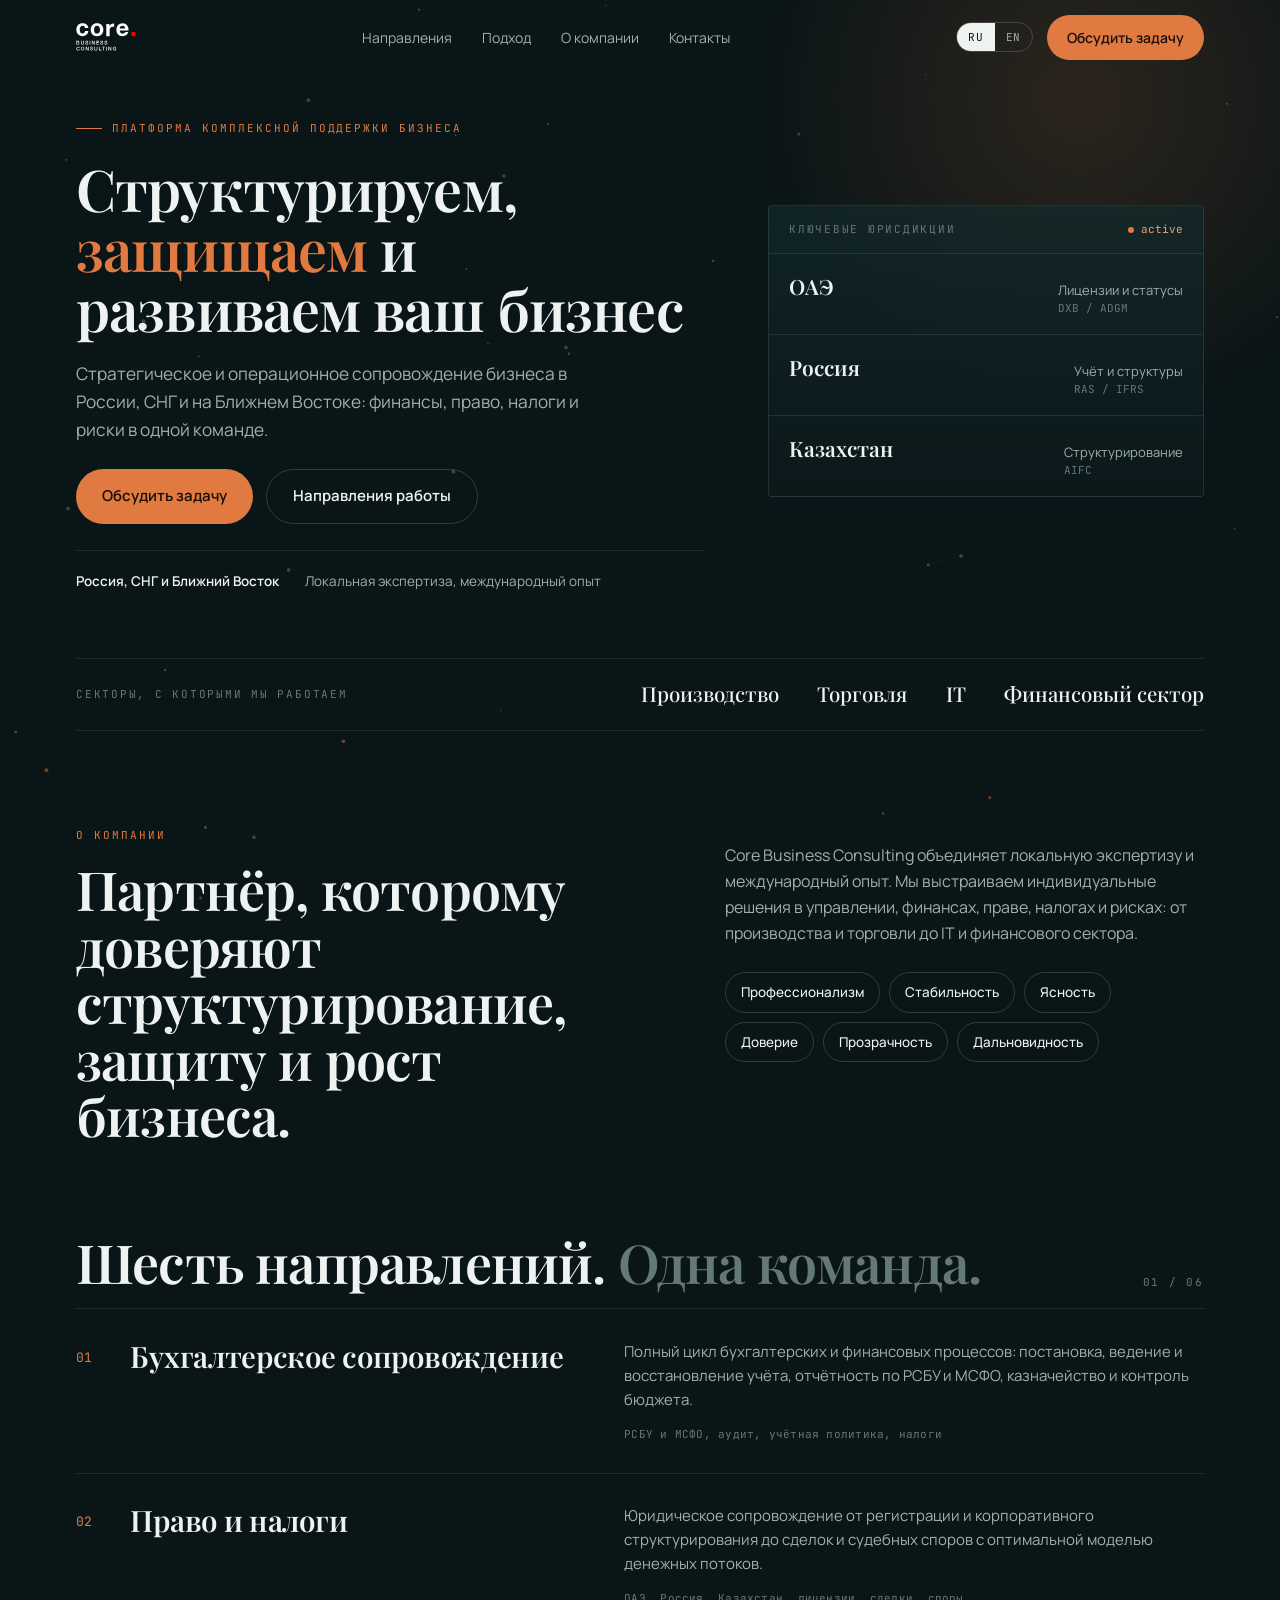
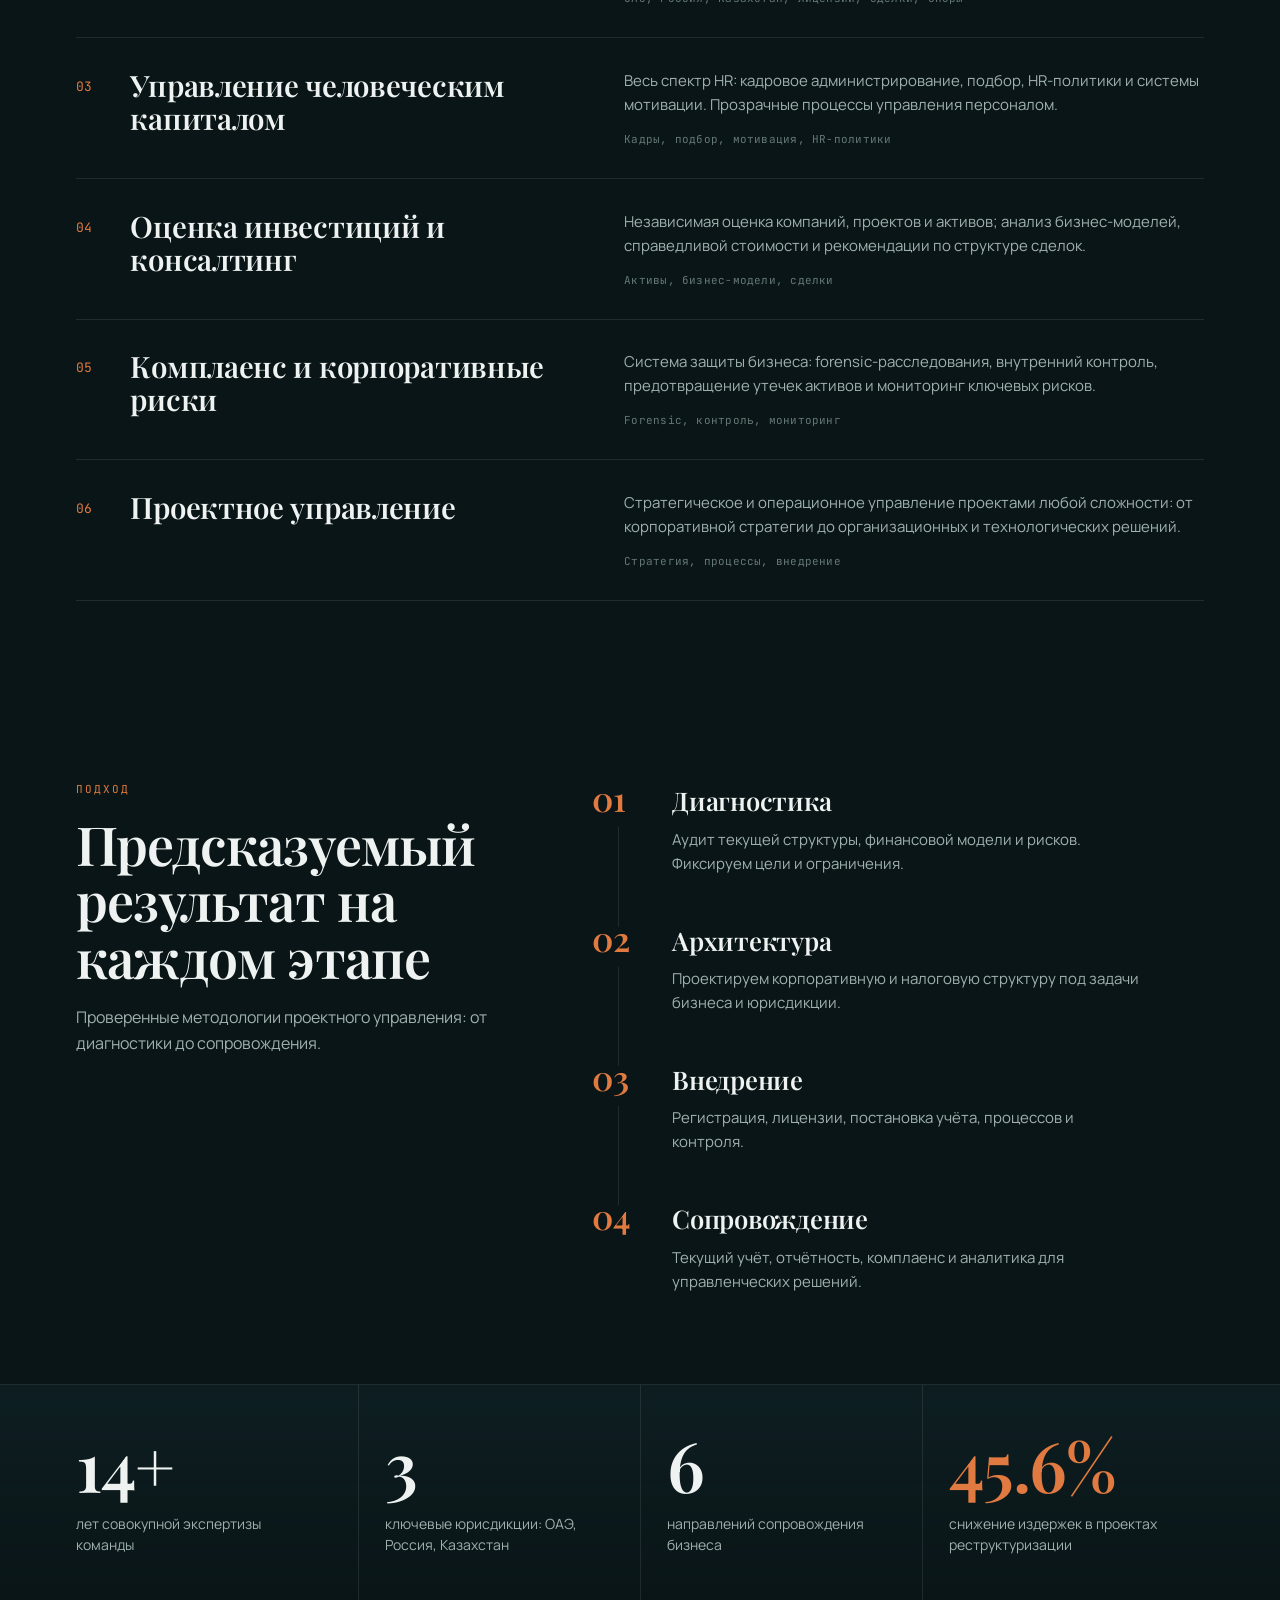
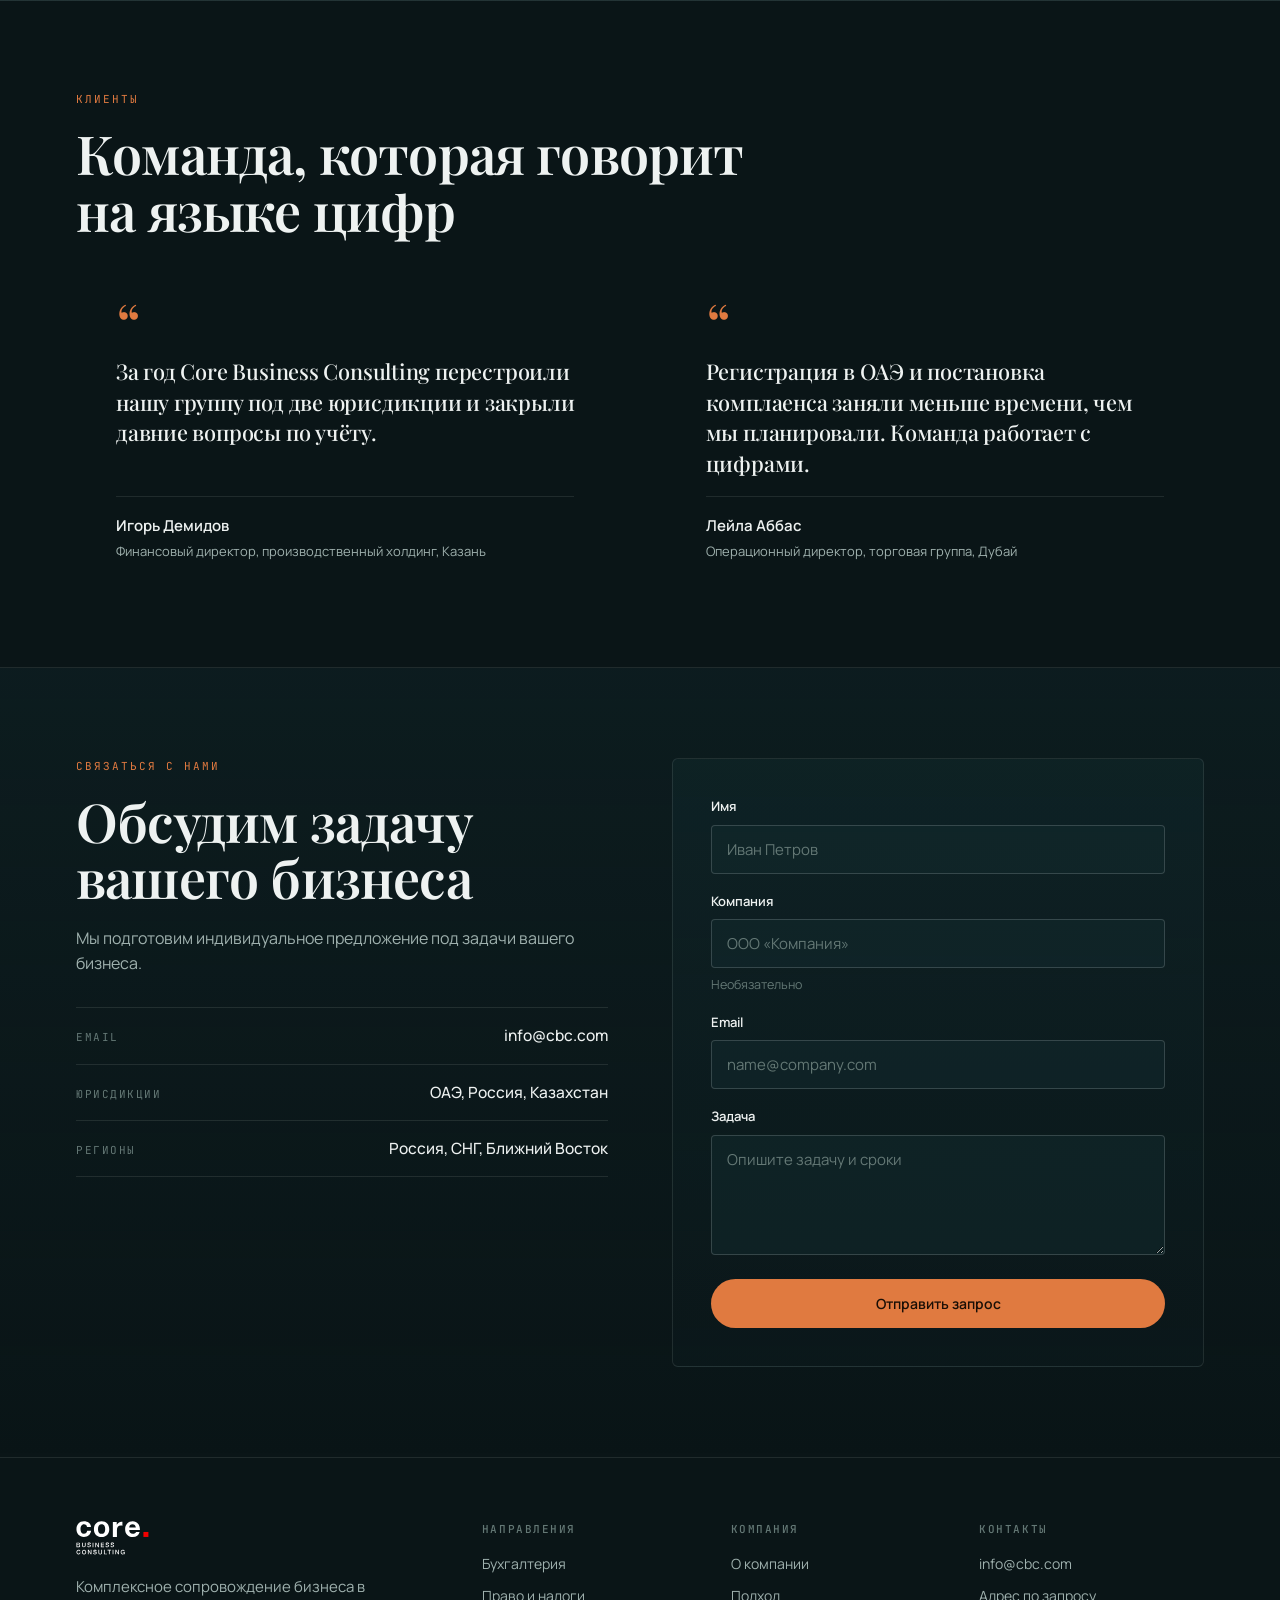
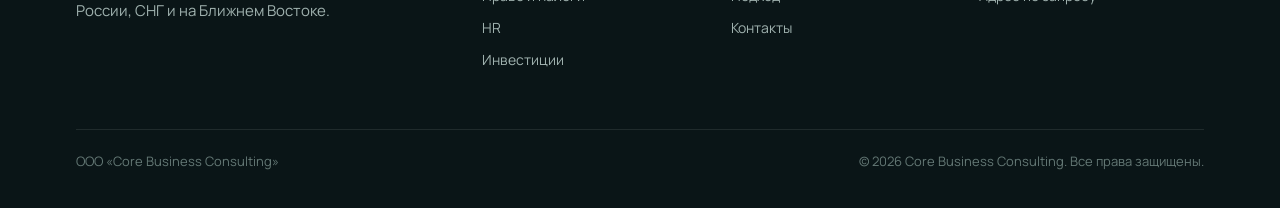
<file: v2-midnight-advisory.html>
<!DOCTYPE html>
<html lang="ru">
<head>
<meta charset="utf-8">
<meta name="viewport" content="width=device-width, initial-scale=1">
<title>Core Business Consulting / Midnight Advisory</title>
<!--
  DIRECTION A — "Midnight Advisory"
  Dark editorial-authority redesign of Core Business Consulting.
  Aesthetic family: dark institutional / private-advisory editorial (NOT the fintech-light original).
  Type: Playfair Display (serif display, full Cyrillic — justified by the heritage-advisory / private-bank
        register this firm operates in) + Manrope (grotesque body, Cyrillic) + JetBrains Mono (metadata).
  Single locked accent: warm ember #e07a40. Theme: dark, locked.
  Standalone: vanilla HTML/CSS/JS. Reveal motion via IntersectionObserver (no scroll listeners).
  Em-dashes avoided in all UI copy; Cyrillic punctuation kept correct via colons/commas.
-->
<link rel="preconnect" href="https://fonts.googleapis.com">
<link rel="preconnect" href="https://fonts.gstatic.com" crossorigin>
<link href="https://fonts.googleapis.com/css2?family=Playfair+Display:wght@500;600;700&family=Manrope:wght@300;400;500;600;700&family=JetBrains+Mono:wght@400;500&display=swap" rel="stylesheet">
<style>
  *{box-sizing:border-box}
  :root{
    --bg:#0a1517; --bg-2:#0c1a1d; --surface:#11242800; --panel:#122a2e;
    --line:rgba(233,238,236,.10); --line-2:rgba(233,238,236,.18);
    --text:#eef2f1; --muted:#9fb1ae; --faint:#647875;
    --accent:#e07a40; --accent-2:#eaa06a; --accent-soft:rgba(224,122,64,.13);
    --serif:'Playfair Display',Georgia,'Times New Roman',serif;
    --sans:'Manrope',ui-sans-serif,system-ui,-apple-system,'Segoe UI',sans-serif;
    --mono:'JetBrains Mono',ui-monospace,SFMono-Regular,Menlo,monospace;
    --wrap:1240px;
  }
  html{scroll-behavior:smooth}
  body{margin:0;background:var(--bg);color:var(--text);font-family:var(--sans);
    -webkit-font-smoothing:antialiased;text-rendering:optimizeLegibility;line-height:1.5;font-weight:400}
  a{color:inherit;text-decoration:none}
  img{display:block}
  input,textarea,button,select{font-family:inherit}
  textarea{resize:vertical}
  ::selection{background:var(--accent);color:#1a0f06}
  .wrap{max-width:var(--wrap);margin:0 auto;padding:0 clamp(20px,5vw,56px)}
  .mono{font-family:var(--mono);font-size:11px;letter-spacing:.16em;text-transform:uppercase;color:var(--faint)}
  .serif{font-family:var(--serif)}
  .accent{color:var(--accent)}

  /* ---------- background motif ---------- */
  #constellation{position:fixed;inset:0;width:100%;height:100%;z-index:0;pointer-events:none;opacity:.55}
  .glow{position:fixed;z-index:0;pointer-events:none;width:60vw;height:60vw;max-width:760px;max-height:760px;
    top:-22vw;right:-14vw;border-radius:50%;
    background:radial-gradient(circle,rgba(224,122,64,.16),rgba(224,122,64,0) 62%);filter:blur(8px)}
  .shell{position:relative;z-index:1}

  /* ---------- header ---------- */
  header{position:sticky;top:0;z-index:50;transition:background .4s ease,border-color .4s ease,backdrop-filter .4s ease;
    border-bottom:1px solid transparent}
  header.scrolled{background:rgba(10,21,23,.72);backdrop-filter:saturate(160%) blur(14px);
    -webkit-backdrop-filter:saturate(160%) blur(14px);border-bottom-color:var(--line)}
  .bar{display:flex;align-items:center;justify-content:space-between;gap:24px;height:74px}
  header.scrolled .bar{height:62px}
  .bar nav{display:flex;gap:30px}
  .bar nav a{font-size:14px;color:var(--muted);transition:color .25s;position:relative}
  .bar nav a:hover{color:var(--text)}
  .bar nav a::after{content:"";position:absolute;left:0;bottom:-6px;height:1px;width:0;background:var(--accent);transition:width .35s cubic-bezier(.16,1,.3,1)}
  .bar nav a:hover::after{width:100%}
  .actions{display:flex;align-items:center;gap:14px}
  .lang{display:flex;border:1px solid var(--line-2);border-radius:999px;overflow:hidden}
  .lang button{font-family:var(--mono);font-size:11px;letter-spacing:.06em;padding:7px 11px;background:transparent;color:var(--muted);border:0;cursor:pointer;transition:.25s}
  .lang button[aria-pressed="true"]{background:var(--text);color:var(--bg)}
  .btn{display:inline-flex;align-items:center;gap:9px;font-size:14px;font-weight:600;border-radius:999px;cursor:pointer;transition:transform .12s ease,box-shadow .3s ease,background .25s,border-color .25s}
  .btn:active{transform:translateY(1px)}
  .btn-primary{background:var(--accent);color:#1a0f06;padding:12px 20px;border:0}
  .btn-primary:hover{background:var(--accent-2)}
  .btn-ghost{background:transparent;color:var(--text);border:1px solid var(--line-2);padding:12px 20px}
  .btn-ghost:hover{border-color:var(--accent);color:var(--accent)}
  .btn-lg{padding:15px 26px;font-size:15px}

  /* ---------- hero ---------- */
  .hero{padding:clamp(28px,4vh,56px) 0 clamp(36px,5vh,68px)}
  .hero-grid{display:grid;grid-template-columns:1.18fr .82fr;gap:clamp(32px,5vw,68px);align-items:center}
  .eyebrow{display:inline-flex;align-items:center;gap:10px;font-family:var(--mono);font-size:11px;letter-spacing:.18em;
    text-transform:uppercase;color:var(--accent);margin-bottom:22px}
  .eyebrow::before{content:"";width:26px;height:1px;background:var(--accent)}
  h1{font-family:var(--serif);font-weight:600;font-size:clamp(36px,4.5vw,60px);line-height:1.04;letter-spacing:-.015em;margin:0}
  .hero p.sub{margin:22px 0 0;max-width:50ch;font-size:clamp(16px,1.35vw,19px);color:var(--muted);line-height:1.6}
  .cta-row{display:flex;flex-wrap:wrap;gap:13px;margin-top:26px}
  .hero-trust{display:flex;flex-wrap:wrap;gap:6px 26px;margin-top:26px;padding-top:20px;border-top:1px solid var(--line)}
  .hero-trust b{font-weight:600;font-size:13.5px}
  .hero-trust span{font-size:13.5px;color:var(--muted)}

  /* jurisdictions panel (honest content card) */
  .panel{border:1px solid var(--line);border-radius:4px;background:linear-gradient(180deg,rgba(18,42,46,.7),rgba(12,26,29,.7));
    backdrop-filter:blur(3px);-webkit-backdrop-filter:blur(3px)}
  .panel-head{display:flex;align-items:center;justify-content:space-between;padding:15px 20px;border-bottom:1px solid var(--line)}
  .live{display:inline-flex;align-items:center;gap:7px;font-family:var(--mono);font-size:11px;color:var(--accent-2)}
  .live i{width:6px;height:6px;border-radius:50%;background:var(--accent);display:inline-block;box-shadow:0 0 0 0 rgba(224,122,64,.5);animation:pulse 2.4s infinite}
  @keyframes pulse{0%{box-shadow:0 0 0 0 rgba(224,122,64,.45)}70%{box-shadow:0 0 0 7px rgba(224,122,64,0)}100%{box-shadow:0 0 0 0 rgba(224,122,64,0)}}
  .jrow{display:flex;align-items:baseline;justify-content:space-between;gap:16px;padding:17px 20px;border-bottom:1px solid var(--line)}
  .jrow:last-child{border-bottom:0}
  .jrow .jn{font-family:var(--serif);font-size:21px;font-weight:600}
  .jrow .jd{font-size:13px;color:var(--muted);text-align:right}
  .jrow .jc{font-family:var(--mono);font-size:11px;color:var(--faint)}

  /* ---------- sectors strip ---------- */
  .sectors{padding:22px 0 6px}
  .sectors .row{display:flex;align-items:center;gap:clamp(18px,4vw,46px);flex-wrap:wrap;justify-content:space-between;
    padding:20px 0;border-top:1px solid var(--line);border-bottom:1px solid var(--line)}
  .sectors .row .lab{font-family:var(--mono);font-size:11px;letter-spacing:.16em;text-transform:uppercase;color:var(--faint)}
  .sectors .row .items{display:flex;gap:clamp(16px,3vw,40px);flex-wrap:wrap}
  .sectors .row .items span{font-family:var(--serif);font-size:clamp(17px,1.6vw,22px);color:var(--text);font-weight:500}

  /* ---------- section scaffolding ---------- */
  section{position:relative}
  .sec{padding:clamp(64px,10vh,124px) 0}
  .sec-label{font-family:var(--mono);font-size:11px;letter-spacing:.18em;text-transform:uppercase;color:var(--accent);display:block;margin-bottom:18px}
  h2{font-family:var(--serif);font-weight:600;font-size:clamp(30px,4.2vw,56px);line-height:1.05;letter-spacing:-.015em;margin:0}
  .lead-p{font-size:clamp(16px,1.25vw,18px);color:var(--muted);line-height:1.62;max-width:60ch}

  /* about */
  .about-grid{display:grid;grid-template-columns:1.1fr .9fr;gap:clamp(36px,5vw,72px);align-items:start}
  .principles{display:flex;flex-wrap:wrap;gap:9px;margin-top:26px}
  .principles span{font-size:13.5px;font-weight:500;color:var(--text);padding:9px 15px;border:1px solid var(--line-2);border-radius:999px;transition:.25s}
  .principles span:hover{border-color:var(--accent);color:var(--accent)}

  /* services — editorial index */
  .svc-head{display:flex;align-items:flex-end;justify-content:space-between;gap:30px;flex-wrap:wrap;margin-bottom:18px}
  .svc{display:grid;grid-template-columns:auto 1.1fr 1.4fr;gap:clamp(18px,3vw,52px);align-items:start;
    padding:clamp(26px,3.4vh,40px) 0;border-top:1px solid var(--line);transition:background .35s ease}
  .svc:last-child{border-bottom:1px solid var(--line)}
  .svc:hover{background:linear-gradient(90deg,var(--accent-soft),transparent 70%)}
  .svc .num{font-family:var(--mono);font-size:13px;color:var(--accent);padding-top:8px}
  .svc h3{font-family:var(--serif);font-weight:600;font-size:clamp(22px,2.3vw,30px);line-height:1.12;margin:0;letter-spacing:-.01em}
  .svc .sd{font-size:15px;color:var(--muted);line-height:1.6;margin:0}
  .svc .stags{font-family:var(--mono);font-size:11px;color:var(--faint);margin:14px 0 0;letter-spacing:.02em}

  /* approach — vertical sequence */
  .approach-grid{display:grid;grid-template-columns:.85fr 1.15fr;gap:clamp(36px,5vw,72px);align-items:start}
  .steps{position:relative}
  .step{display:grid;grid-template-columns:auto 1fr;gap:26px;padding-bottom:clamp(30px,5vh,52px);position:relative}
  .step:last-child{padding-bottom:0}
  .step .sn{font-family:var(--serif);font-weight:600;font-size:34px;color:var(--accent);line-height:1;width:54px}
  .step::before{content:"";position:absolute;left:26px;top:46px;bottom:-6px;width:1px;background:var(--line)}
  .step:last-child::before{display:none}
  .step h3{font-family:var(--serif);font-weight:600;font-size:clamp(20px,2vw,26px);margin:0 0 8px;letter-spacing:-.01em}
  .step p{margin:0;font-size:15px;color:var(--muted);line-height:1.6;max-width:52ch}

  /* stats */
  .stats-band{border-top:1px solid var(--line);border-bottom:1px solid var(--line);background:linear-gradient(180deg,rgba(18,42,46,.45),rgba(10,21,23,.2))}
  .stats{display:grid;grid-template-columns:repeat(4,1fr)}
  .stat{padding:clamp(34px,5vh,58px) clamp(16px,2vw,30px);border-left:1px solid var(--line)}
  .stat:first-child{border-left:0;padding-left:0}
  .stat .sv{font-family:var(--serif);font-weight:600;font-size:clamp(46px,5.4vw,76px);line-height:1;letter-spacing:-.02em}
  .stat:nth-child(4) .sv{color:var(--accent)}
  .stat p{margin:14px 0 0;font-size:14px;color:var(--muted);line-height:1.5;max-width:24ch}

  /* testimonials */
  .quotes{display:grid;grid-template-columns:1fr 1fr;gap:clamp(28px,4vw,60px)}
  .quote{display:flex;flex-direction:column;gap:18px}
  .quote .qm{font-family:var(--serif);font-size:60px;line-height:.5;color:var(--accent);height:30px}
  .quote blockquote{margin:0;font-family:var(--serif);font-weight:500;font-size:clamp(19px,1.7vw,25px);line-height:1.4;letter-spacing:-.01em}
  .quote figcaption{margin-top:auto;padding-top:18px;border-top:1px solid var(--line)}
  .quote .qn{font-weight:600;font-size:15px}
  .quote .qr{font-size:13px;color:var(--muted);margin-top:4px}

  /* contact */
  .contact-grid{display:grid;grid-template-columns:1fr 1fr;gap:clamp(36px,5vw,72px);align-items:start}
  .cdetails{margin-top:30px;border-top:1px solid var(--line)}
  .cdetail{display:flex;align-items:baseline;justify-content:space-between;gap:16px;padding:16px 0;border-bottom:1px solid var(--line)}
  .cdetail .cl{font-family:var(--mono);font-size:11px;letter-spacing:.14em;text-transform:uppercase;color:var(--faint)}
  .cdetail .cv{font-size:15.5px;font-weight:500}
  .cdetail a.cv:hover{color:var(--accent)}
  form .fld{margin-bottom:18px}
  label{display:block;font-size:13px;font-weight:600;margin-bottom:8px}
  .hint{font-size:12.5px;color:var(--faint);margin:8px 0 0}
  .err{font-size:12.5px;color:var(--accent-2);font-weight:600;margin:7px 0 0;display:none}
  .err.show{display:block}
  input,textarea{width:100%;padding:13px 15px;font-size:15px;color:var(--text);background:rgba(18,42,46,.5);
    border:1px solid var(--line-2);border-radius:4px;outline:none;transition:border-color .2s,box-shadow .2s}
  input::placeholder,textarea::placeholder{color:var(--faint)}
  input:focus,textarea:focus{border-color:var(--accent);box-shadow:0 0 0 3px var(--accent-soft)}
  textarea{min-height:120px}
  .sent{display:none;margin-bottom:16px;padding:14px 16px;background:var(--accent-soft);border:1px solid var(--accent);
    color:var(--accent-2);font-weight:600;font-size:14px;border-radius:4px}
  .sent.show{display:block}
  .form-card{border:1px solid var(--line);border-radius:6px;padding:clamp(24px,3vw,38px);background:linear-gradient(180deg,rgba(18,42,46,.45),rgba(12,26,29,.45))}

  /* footer */
  footer{border-top:1px solid var(--line);padding:clamp(52px,7vh,84px) 0 36px;position:relative;z-index:1}
  .fgrid{display:grid;grid-template-columns:1.7fr 1fr 1fr 1fr;gap:40px 24px;padding-bottom:48px;border-bottom:1px solid var(--line)}
  .fgrid h4{font-family:var(--mono);font-size:11px;letter-spacing:.14em;text-transform:uppercase;color:var(--faint);margin:0 0 16px;font-weight:500}
  .fcol a,.fcol span{display:block;font-size:14px;color:var(--muted);margin-bottom:11px;transition:color .2s}
  .fcol a:hover{color:var(--accent)}
  .ftag{font-size:15px;color:var(--muted);line-height:1.6;max-width:36ch;margin:20px 0 0}
  .fbottom{display:flex;align-items:center;justify-content:space-between;gap:16px;flex-wrap:wrap;padding-top:22px}
  .fbottom span{font-size:13px;color:var(--faint)}

  /* reveal */
  [data-reveal]{opacity:0;transform:translateY(26px);transition:opacity .8s cubic-bezier(.16,1,.3,1),transform .8s cubic-bezier(.16,1,.3,1)}
  [data-reveal].in{opacity:1;transform:none}
  [data-stagger]>*{opacity:0;transform:translateY(22px);transition:opacity .7s cubic-bezier(.16,1,.3,1),transform .7s cubic-bezier(.16,1,.3,1)}
  [data-stagger].in>*{opacity:1;transform:none}

  @media (prefers-reduced-motion:reduce){
    *{scroll-behavior:auto !important}
    [data-reveal],[data-stagger]>*{opacity:1 !important;transform:none !important;transition:none !important}
    .live i{animation:none}
  }

  /* responsive */
  @media(max-width:980px){
    .hero-grid,.about-grid,.approach-grid,.contact-grid,.quotes{grid-template-columns:1fr}
    .stats{grid-template-columns:1fr 1fr}
    .stat{border-left:0;border-top:1px solid var(--line);padding-left:0}
    .stat:nth-child(2){border-top:1px solid var(--line)}
    .fgrid{grid-template-columns:1fr 1fr}
    .svc{grid-template-columns:auto 1fr;gap:18px}
    .svc .sd{grid-column:1/-1}
  }
  @media(max-width:640px){
    .bar nav{display:none}
    .sectors .row{flex-direction:column;align-items:flex-start;gap:14px}
    .stats{grid-template-columns:1fr 1fr}
  }
</style>
</head>
<body>
<canvas id="constellation"></canvas>
<div class="glow"></div>
<span id="top-sentinel" style="position:absolute;top:0;height:1px;width:1px"></span>

<div class="shell">
<header id="header">
  <div class="wrap bar">
    <a href="#top" aria-label="Core Business Consulting"><img src="assets/logo-light.svg" alt="Core Business Consulting" style="height:28px;width:auto"></a>
    <nav>
      <a href="#services" data-i18n="navServices">Направления</a>
      <a href="#approach" data-i18n="navApproach">Подход</a>
      <a href="#about" data-i18n="navAbout">О компании</a>
      <a href="#contact" data-i18n="navContact">Контакты</a>
    </nav>
    <div class="actions">
      <div class="lang" role="group" aria-label="Language">
        <button data-lang="ru" aria-pressed="true">RU</button>
        <button data-lang="en" aria-pressed="false">EN</button>
      </div>
      <a href="#contact" class="btn btn-primary" data-i18n="ctaPrimary">Обсудить задачу</a>
    </div>
  </div>
</header>

<!-- HERO -->
<section class="hero" id="top">
  <div class="wrap hero-grid">
    <div>
      <span class="eyebrow" data-reveal data-i18n="heroEyebrow">Платформа комплексной поддержки бизнеса</span>
      <h1 data-reveal><span data-i18n="h1a">Структурируем, </span><span class="accent" data-i18n="h1b">защищаем</span><span data-i18n="h1c"> и развиваем ваш бизнес</span></h1>
      <p class="sub" data-reveal data-i18n="heroSub">Стратегическое и операционное сопровождение бизнеса в России, СНГ и на Ближнем Востоке: финансы, право, налоги и риски в одной команде.</p>
      <div class="cta-row" data-reveal>
        <a href="#contact" class="btn btn-primary btn-lg" data-i18n="heroCta1">Обсудить задачу</a>
        <a href="#services" class="btn btn-ghost btn-lg" data-i18n="heroCta2">Направления работы</a>
      </div>
      <div class="hero-trust" data-reveal>
        <b data-i18n="heroTrust1">Россия, СНГ и Ближний Восток</b>
        <span data-i18n="heroTrust2">Локальная экспертиза, международный опыт</span>
      </div>
    </div>
    <div class="panel" data-reveal>
      <div class="panel-head">
        <span class="mono" data-i18n="panelTitle">Ключевые юрисдикции</span>
        <span class="live"><i></i><span data-i18n="panelLive">active</span></span>
      </div>
      <div class="jrow">
        <div><div class="jn" data-i18n="jurAE">ОАЭ</div></div>
        <div><div class="jd" data-i18n="jurAEd">Лицензии и статусы</div><div class="jc">DXB / ADGM</div></div>
      </div>
      <div class="jrow">
        <div><div class="jn" data-i18n="jurRU">Россия</div></div>
        <div><div class="jd" data-i18n="jurRUd">Учёт и структуры</div><div class="jc">RAS / IFRS</div></div>
      </div>
      <div class="jrow">
        <div><div class="jn" data-i18n="jurKZ">Казахстан</div></div>
        <div><div class="jd" data-i18n="jurKZd">Структурирование</div><div class="jc">AIFC</div></div>
      </div>
    </div>
  </div>
</section>

<!-- SECTORS -->
<section class="sectors">
  <div class="wrap">
    <div class="row" data-reveal>
      <span class="lab" data-i18n="sectorsLabel">Секторы, с которыми мы работаем</span>
      <div class="items">
        <span data-i18n="sec1">Производство</span>
        <span data-i18n="sec2">Торговля</span>
        <span data-i18n="sec3">IT</span>
        <span data-i18n="sec4">Финансовый сектор</span>
      </div>
    </div>
  </div>
</section>

<!-- ABOUT -->
<section class="sec" id="about">
  <div class="wrap about-grid">
    <div data-reveal>
      <span class="sec-label" data-i18n="aboutLabel">О компании</span>
      <h2 data-i18n="aboutLead">Партнёр, которому доверяют структурирование, защиту и рост бизнеса.</h2>
    </div>
    <div data-reveal>
      <p class="lead-p" data-i18n="aboutP">Core Business Consulting объединяет локальную экспертизу и международный опыт. Мы выстраиваем индивидуальные решения в управлении, финансах, праве, налогах и рисках: от производства и торговли до IT и финансового сектора.</p>
      <div class="principles" data-stagger>
        <span data-i18n="pr1">Профессионализм</span>
        <span data-i18n="pr2">Стабильность</span>
        <span data-i18n="pr3">Ясность</span>
        <span data-i18n="pr4">Доверие</span>
        <span data-i18n="pr5">Прозрачность</span>
        <span data-i18n="pr6">Дальновидность</span>
      </div>
    </div>
  </div>
</section>

<!-- SERVICES -->
<section class="sec" id="services" style="padding-top:0">
  <div class="wrap">
    <div class="svc-head" data-reveal>
      <h2><span data-i18n="servH1">Шесть направлений. </span><span style="color:var(--faint)" data-i18n="servH2">Одна команда.</span></h2>
      <span class="mono" style="white-space:nowrap" data-i18n="servCount">01 / 06</span>
    </div>

    <div class="svc" data-reveal>
      <span class="num">01</span>
      <div><h3 data-i18n="s1t">Бухгалтерское сопровождение</h3></div>
      <div><p class="sd" data-i18n="s1d">Полный цикл бухгалтерских и финансовых процессов: постановка, ведение и восстановление учёта, отчётность по РСБУ и МСФО, казначейство и контроль бюджета.</p>
      <p class="stags" data-i18n="s1p">РСБУ и МСФО, аудит, учётная политика, налоги</p></div>
    </div>
    <div class="svc" data-reveal>
      <span class="num">02</span>
      <div><h3 data-i18n="s2t">Право и налоги</h3></div>
      <div><p class="sd" data-i18n="s2d">Юридическое сопровождение от регистрации и корпоративного структурирования до сделок и судебных споров с оптимальной моделью денежных потоков.</p>
      <p class="stags" data-i18n="s2p">ОАЭ, Россия, Казахстан, лицензии, сделки, споры</p></div>
    </div>
    <div class="svc" data-reveal>
      <span class="num">03</span>
      <div><h3 data-i18n="s3t">Управление человеческим капиталом</h3></div>
      <div><p class="sd" data-i18n="s3d">Весь спектр HR: кадровое администрирование, подбор, HR-политики и системы мотивации. Прозрачные процессы управления персоналом.</p>
      <p class="stags" data-i18n="s3p">Кадры, подбор, мотивация, HR-политики</p></div>
    </div>
    <div class="svc" data-reveal>
      <span class="num">04</span>
      <div><h3 data-i18n="s4t">Оценка инвестиций и консалтинг</h3></div>
      <div><p class="sd" data-i18n="s4d">Независимая оценка компаний, проектов и активов; анализ бизнес-моделей, справедливой стоимости и рекомендации по структуре сделок.</p>
      <p class="stags" data-i18n="s4p">Активы, бизнес-модели, сделки</p></div>
    </div>
    <div class="svc" data-reveal>
      <span class="num">05</span>
      <div><h3 data-i18n="s5t">Комплаенс и корпоративные риски</h3></div>
      <div><p class="sd" data-i18n="s5d">Система защиты бизнеса: forensic-расследования, внутренний контроль, предотвращение утечек активов и мониторинг ключевых рисков.</p>
      <p class="stags" data-i18n="s5p">Forensic, контроль, мониторинг</p></div>
    </div>
    <div class="svc" data-reveal>
      <span class="num">06</span>
      <div><h3 data-i18n="s6t">Проектное управление</h3></div>
      <div><p class="sd" data-i18n="s6d">Стратегическое и операционное управление проектами любой сложности: от корпоративной стратегии до организационных и технологических решений.</p>
      <p class="stags" data-i18n="s6p">Стратегия, процессы, внедрение</p></div>
    </div>
  </div>
</section>

<!-- APPROACH -->
<section class="sec" id="approach">
  <div class="wrap approach-grid">
    <div data-reveal>
      <span class="sec-label" data-i18n="appLabel">Подход</span>
      <h2 data-i18n="appH">Предсказуемый результат на каждом этапе</h2>
      <p class="lead-p" style="margin-top:20px" data-i18n="appSub">Проверенные методологии проектного управления: от диагностики до сопровождения.</p>
    </div>
    <div class="steps" data-stagger>
      <div class="step"><span class="sn">01</span><div><h3 data-i18n="ap1t">Диагностика</h3><p data-i18n="ap1d">Аудит текущей структуры, финансовой модели и рисков. Фиксируем цели и ограничения.</p></div></div>
      <div class="step"><span class="sn">02</span><div><h3 data-i18n="ap2t">Архитектура</h3><p data-i18n="ap2d">Проектируем корпоративную и налоговую структуру под задачи бизнеса и юрисдикции.</p></div></div>
      <div class="step"><span class="sn">03</span><div><h3 data-i18n="ap3t">Внедрение</h3><p data-i18n="ap3d">Регистрация, лицензии, постановка учёта, процессов и контроля.</p></div></div>
      <div class="step"><span class="sn">04</span><div><h3 data-i18n="ap4t">Сопровождение</h3><p data-i18n="ap4d">Текущий учёт, отчётность, комплаенс и аналитика для управленческих решений.</p></div></div>
    </div>
  </div>
</section>

<!-- STATS -->
<section class="stats-band">
  <div class="wrap">
    <div class="stats" data-stagger>
      <div class="stat"><div class="sv" data-count="14" data-suffix="+">14+</div><p data-i18n="st1">лет совокупной экспертизы команды</p></div>
      <div class="stat"><div class="sv" data-count="3">3</div><p data-i18n="st2">ключевые юрисдикции: ОАЭ, Россия, Казахстан</p></div>
      <div class="stat"><div class="sv" data-count="6">6</div><p data-i18n="st3">направлений сопровождения бизнеса</p></div>
      <div class="stat"><div class="sv" data-count="47.2" data-dec="1" data-suffix="%">47.2%</div><p data-i18n="st4">снижение издержек в проектах реструктуризации</p></div>
    </div>
  </div>
</section>

<!-- TESTIMONIALS -->
<section class="sec">
  <div class="wrap">
    <div data-reveal style="max-width:680px;margin-bottom:clamp(36px,6vh,58px)">
      <span class="sec-label" data-i18n="tLabel">Клиенты</span>
      <h2 data-i18n="tH">Команда, которая говорит на языке цифр</h2>
    </div>
    <div class="quotes" data-stagger>
      <figure class="quote">
        <span class="qm">&ldquo;</span>
        <blockquote data-i18n="q1">За год Core Business Consulting перестроили нашу группу под две юрисдикции и закрыли давние вопросы по учёту.</blockquote>
        <figcaption><div class="qn" data-i18n="q1n">Игорь Демидов</div><div class="qr" data-i18n="q1r">Финансовый директор, производственный холдинг, Казань</div></figcaption>
      </figure>
      <figure class="quote">
        <span class="qm">&ldquo;</span>
        <blockquote data-i18n="q2">Регистрация в ОАЭ и постановка комплаенса заняли меньше времени, чем мы планировали. Команда работает с цифрами.</blockquote>
        <figcaption><div class="qn" data-i18n="q2n">Лейла Аббас</div><div class="qr" data-i18n="q2r">Операционный директор, торговая группа, Дубай</div></figcaption>
      </figure>
    </div>
  </div>
</section>

<!-- CONTACT -->
<section class="sec" id="contact" style="background:linear-gradient(180deg,rgba(18,42,46,.35),transparent);border-top:1px solid var(--line)">
  <div class="wrap contact-grid">
    <div data-reveal>
      <span class="sec-label" data-i18n="contactLabel">Связаться с нами</span>
      <h2 data-i18n="contactH">Обсудим задачу вашего бизнеса</h2>
      <p class="lead-p" style="margin-top:20px" data-i18n="contactP">Мы подготовим индивидуальное предложение под задачи вашего бизнеса.</p>
      <div class="cdetails">
        <div class="cdetail"><span class="cl" data-i18n="cdEmail">Email</span><a class="cv" href="mailto:info@cbc.com">info@cbc.com</a></div>
        <div class="cdetail"><span class="cl" data-i18n="cdJur">Юрисдикции</span><span class="cv" data-i18n="cdJurV">ОАЭ, Россия, Казахстан</span></div>
        <div class="cdetail"><span class="cl" data-i18n="cdReg">Регионы</span><span class="cv" data-i18n="cdRegV">Россия, СНГ, Ближний Восток</span></div>
      </div>
    </div>
    <div class="form-card" data-reveal>
      <form id="cform" novalidate>
        <div class="sent" id="sent" data-i18n="sentMsg">Спасибо! Мы свяжемся с вами в ближайшее время.</div>
        <div class="fld">
          <label for="f_name" data-i18n="fName">Имя</label>
          <input id="f_name" name="name" type="text" placeholder="Иван Петров" data-ph="Иван Петров">
          <p class="err" id="e_name" data-i18n="errName">Укажите имя</p>
        </div>
        <div class="fld">
          <label for="f_company" data-i18n="fComp">Компания</label>
          <input id="f_company" name="company" type="text" placeholder="ООО «Компания»" data-ph="ООО «Компания»">
          <p class="hint" data-i18n="fCompH">Необязательно</p>
        </div>
        <div class="fld">
          <label for="f_email" data-i18n="fEmail">Email</label>
          <input id="f_email" name="email" type="email" placeholder="name@company.com" data-ph="name@company.com">
          <p class="err" id="e_email" data-i18n="errEmail">Укажите корректный email</p>
        </div>
        <div class="fld">
          <label for="f_msg" data-i18n="fMsg">Задача</label>
          <textarea id="f_msg" name="message" placeholder="Опишите задачу и сроки" data-ph="Опишите задачу и сроки"></textarea>
          <p class="err" id="e_msg" data-i18n="errMsg">Опишите задачу</p>
        </div>
        <button type="submit" class="btn btn-primary" style="width:100%;justify-content:center;padding:15px" data-i18n="fSend">Отправить запрос</button>
      </form>
    </div>
  </div>
</section>

<!-- FOOTER -->
<footer>
  <div class="wrap">
    <div class="fgrid">
      <div>
        <img src="assets/logo-light.svg" alt="Core Business Consulting" style="height:34px;width:auto">
        <p class="ftag" data-i18n="ftTag">Комплексное сопровождение бизнеса в России, СНГ и на Ближнем Востоке.</p>
      </div>
      <div class="fcol">
        <h4 data-i18n="navServices">Направления</h4>
        <a href="#services" data-i18n="ftS1">Бухгалтерия</a>
        <a href="#services" data-i18n="ftS2">Право и налоги</a>
        <a href="#services" data-i18n="ftS3">HR</a>
        <a href="#services" data-i18n="ftS4">Инвестиции</a>
      </div>
      <div class="fcol">
        <h4 data-i18n="navAbout">Компания</h4>
        <a href="#about" data-i18n="navAbout">О компании</a>
        <a href="#approach" data-i18n="navApproach">Подход</a>
        <a href="#contact" data-i18n="navContact">Контакты</a>
      </div>
      <div class="fcol">
        <h4 data-i18n="navContact">Контакты</h4>
        <a href="mailto:info@cbc.com">info@cbc.com</a>
        <span data-i18n="ftAddr">Адрес по запросу</span>
      </div>
    </div>
    <div class="fbottom">
      <span>ООО «Core Business Consulting»</span>
      <span data-i18n="ftRights">© 2026 Core Business Consulting. Все права защищены.</span>
    </div>
  </div>
</footer>
</div>

<script>
(function(){
  "use strict";
  var reduce = window.matchMedia && window.matchMedia('(prefers-reduced-motion: reduce)').matches;

  /* ---------- i18n ---------- */
  var EN = {
    navServices:"Services", navApproach:"Approach", navAbout:"About", navContact:"Contacts",
    ctaPrimary:"Discuss your task",
    heroEyebrow:"Integrated business support platform",
    h1a:"We structure, ", h1b:"protect", h1c:" and grow your business",
    heroSub:"Strategic and operational support for businesses across Russia, the CIS and the Middle East: finance, law, tax and risk in one team.",
    heroCta1:"Discuss your task", heroCta2:"Explore services",
    heroTrust1:"Russia, the CIS and the Middle East", heroTrust2:"Local expertise, international experience",
    panelTitle:"Key jurisdictions", panelLive:"active",
    jurAE:"UAE", jurAEd:"Licences and statuses",
    jurRU:"Russia", jurRUd:"Accounting and structures",
    jurKZ:"Kazakhstan", jurKZd:"Structuring",
    sectorsLabel:"Sectors we work with",
    sec1:"Manufacturing", sec2:"Trade", sec3:"IT", sec4:"Financial services",
    aboutLabel:"About",
    aboutLead:"The partner businesses trust to structure, protect and grow.",
    aboutP:"Core Business Consulting combines local expertise with international experience. We build tailored solutions across management, finance, law, tax and risk: from manufacturing and trade to IT and financial services.",
    pr1:"Professionalism", pr2:"Stability", pr3:"Clarity", pr4:"Trust", pr5:"Transparency", pr6:"Foresight",
    servH1:"Six disciplines. ", servH2:"One team.", servCount:"01 / 06",
    s1t:"Accounting & finance", s1d:"The full cycle of accounting and finance: setup, maintenance and restoration of records, RAS and IFRS reporting, treasury and budget control.", s1p:"RAS & IFRS, audit, accounting policy, tax",
    s2t:"Law & tax", s2d:"Legal support from incorporation and corporate structuring to transactions and litigation, with an optimal cash-flow model.", s2p:"UAE, Russia, Kazakhstan, licences, deals, disputes",
    s3t:"Human capital", s3d:"The full HR spectrum: personnel administration, recruitment, HR policy and incentive systems. Transparent people processes.", s3p:"Admin, recruitment, incentives, HR policy",
    s4t:"Investment & valuation", s4d:"Independent valuation of companies, projects and assets; analysis of business models, fair value and deal-structure recommendations.", s4p:"Assets, business models, deals",
    s5t:"Compliance & risk", s5d:"A business-protection system: forensic investigations, internal control, asset-leakage prevention and monitoring of key risks.", s5p:"Forensic, control, monitoring",
    s6t:"Project management", s6d:"Strategic and operational management of projects of any complexity: from corporate strategy to organisational and technology rollouts.", s6p:"Strategy, process, rollout",
    appLabel:"Approach", appH:"A predictable outcome at every stage", appSub:"Proven project-management methodologies: from diagnostics to ongoing support.",
    ap1t:"Diagnostics", ap1d:"Audit of the current structure, financial model and risks. We agree on goals and constraints.",
    ap2t:"Architecture", ap2d:"We design the corporate and tax structure around the business and its jurisdictions.",
    ap3t:"Implementation", ap3d:"Incorporation, licences, accounting setup, processes and controls.",
    ap4t:"Ongoing support", ap4d:"Day-to-day accounting, reporting, compliance and analytics for management decisions.",
    st1:"years of combined team expertise", st2:"key jurisdictions: UAE, Russia, Kazakhstan", st3:"business-support disciplines", st4:"cost reduction in restructuring projects",
    tLabel:"Clients", tH:"A team that speaks the language of numbers",
    q1:"Within a year Core Business Consulting rebuilt our group across two jurisdictions and closed long-standing accounting issues.",
    q1n:"Igor Demidov", q1r:"CFO, manufacturing group, Kazan",
    q2:"Incorporation in the UAE and setting up compliance took less time than we planned. The team works with numbers.",
    q2n:"Leyla Abbas", q2r:"COO, trading group, Dubai",
    contactLabel:"Get in touch", contactH:"Let's discuss your business", contactP:"We'll prepare a tailored proposal for your specific objectives.",
    cdEmail:"Email", cdJur:"Jurisdictions", cdJurV:"UAE, Russia, Kazakhstan", cdReg:"Regions", cdRegV:"Russia, CIS, Middle East",
    fName:"Name", fComp:"Company", fCompH:"Optional", fEmail:"Email", fMsg:"Your task", fSend:"Send request",
    errName:"Please enter your name", errEmail:"Please enter a valid email", errMsg:"Please describe your task",
    sentMsg:"Thank you! We'll be in touch shortly.",
    ftTag:"Integrated business support across Russia, the CIS and the Middle East.",
    ftS1:"Accounting", ftS2:"Law & tax", ftS3:"HR", ftS4:"Investment",
    ftAddr:"Address on request", ftRights:"© 2026 Core Business Consulting. All rights reserved."
  };
  var RU = {}; // captured lazily
  var phEN = { "Иван Петров":"John Smith", "ООО «Компания»":"Your company", "name@company.com":"name@company.com", "Опишите задачу и сроки":"Describe your task and timeline" };

  function applyLang(l){
    document.querySelectorAll('[data-i18n]').forEach(function(el){
      var k = el.getAttribute('data-i18n');
      if(l==='en'){ if(!(k in RU)) RU[k] = el.textContent; if(EN[k]!=null) el.textContent = EN[k]; }
      else if(k in RU){ el.textContent = RU[k]; }
    });
    document.querySelectorAll('[data-ph]').forEach(function(el){
      var base = el.getAttribute('data-ph');
      el.placeholder = (l==='en' && phEN[base]) ? phEN[base] : base;
    });
    document.querySelectorAll('.lang button').forEach(function(b){
      b.setAttribute('aria-pressed', b.getAttribute('data-lang')===l ? 'true':'false');
    });
    document.documentElement.lang = l;
  }
  document.querySelectorAll('.lang button').forEach(function(b){
    b.addEventListener('click', function(){ applyLang(b.getAttribute('data-lang')); });
  });

  /* ---------- header scrolled state (IntersectionObserver, no scroll listener) ---------- */
  var header = document.getElementById('header'), sentinel = document.getElementById('top-sentinel');
  if('IntersectionObserver' in window){
    new IntersectionObserver(function(es){
      header.classList.toggle('scrolled', !es[0].isIntersecting);
    },{rootMargin:'-1px 0px 0px 0px'}).observe(sentinel);
  }

  /* ---------- reveal + count-up ---------- */
  function runCount(el){
    var target = parseFloat(el.getAttribute('data-count'));
    var dec = parseInt(el.getAttribute('data-dec')||'0',10);
    var suf = el.getAttribute('data-suffix')||'';
    if(reduce){ el.textContent = target.toFixed(dec)+suf; return; }
    var start = null, dur = 1400;
    function tick(t){ if(!start) start=t; var p=Math.min(1,(t-start)/dur);
      var e = 1-Math.pow(1-p,3); el.textContent = (target*e).toFixed(dec)+suf;
      if(p<1) requestAnimationFrame(tick); else el.textContent = target.toFixed(dec)+suf; }
    requestAnimationFrame(tick);
  }
  if('IntersectionObserver' in window && !reduce){
    var io = new IntersectionObserver(function(entries){
      entries.forEach(function(en){
        if(en.isIntersecting){ en.target.classList.add('in');
          en.target.querySelectorAll('[data-count]').forEach(runCount);
          if(en.target.hasAttribute('data-count')) runCount(en.target);
          io.unobserve(en.target);
        }
      });
    },{threshold:.18, rootMargin:'0px 0px -8% 0px'});
    document.querySelectorAll('[data-reveal],[data-stagger]').forEach(function(el){ io.observe(el); });
  } else {
    document.querySelectorAll('[data-reveal],[data-stagger]').forEach(function(el){ el.classList.add('in'); });
    document.querySelectorAll('[data-count]').forEach(runCount);
  }

  /* ---------- stagger delays ---------- */
  document.querySelectorAll('[data-stagger]').forEach(function(g){
    Array.prototype.slice.call(g.children).forEach(function(c,i){
      c.style.transitionDelay = (i*70)+'ms';
    });
  });

  /* ---------- form ---------- */
  var form = document.getElementById('cform');
  if(form){
    form.addEventListener('submit', function(ev){
      ev.preventDefault();
      var name = form.name.value.trim(), email = form.email.value.trim(), msg = form.message.value.trim();
      var ok = true;
      function mark(id,bad){ document.getElementById(id).classList.toggle('show',bad); if(bad) ok=false; }
      mark('e_name', !name);
      mark('e_email', !email || !/^[^@\s]+@[^@\s]+\.[^@\s]+$/.test(email));
      mark('e_msg', !msg);
      if(!ok) return;
      document.getElementById('sent').classList.add('show');
      form.reset();
    });
  }

  /* ---------- constellation motif ---------- */
  var cv = document.getElementById('constellation');
  if(cv){
    var ctx = cv.getContext('2d'), W,H,dpr, nodes=[], raf=null;
    function size(){
      dpr = Math.min(2, window.devicePixelRatio||1);
      W = cv.clientWidth; H = cv.clientHeight;
      cv.width = W*dpr; cv.height = H*dpr; ctx.setTransform(dpr,0,0,dpr,0,0);
    }
    function build(){
      var count = Math.max(26, Math.min(60, Math.floor(W*H/26000)));
      nodes = [];
      for(var i=0;i<count;i++){
        nodes.push({ x:Math.random()*W, y:Math.random()*H,
          vx:(Math.random()-.5)*.16, vy:(Math.random()-.5)*.16,
          r:Math.random()*1.4+.6, hot:Math.random()<.16 });
      }
    }
    function draw(){
      ctx.clearRect(0,0,W,H);
      for(var i=0;i<nodes.length;i++){
        var a=nodes[i];
        for(var j=i+1;j<nodes.length;j++){
          var b=nodes[j], dx=a.x-b.x, dy=a.y-b.y, d=Math.sqrt(dx*dx+dy*dy);
          if(d<128){ var op=(1-d/128)*.22;
            ctx.strokeStyle='rgba(159,177,174,'+op+')'; ctx.lineWidth=.6;
            ctx.beginPath(); ctx.moveTo(a.x,a.y); ctx.lineTo(b.x,b.y); ctx.stroke(); }
        }
      }
      for(var k=0;k<nodes.length;k++){
        var n=nodes[k];
        ctx.beginPath(); ctx.arc(n.x,n.y,n.r,0,6.2832);
        ctx.fillStyle = n.hot ? 'rgba(224,122,64,.85)' : 'rgba(180,196,193,.5)';
        ctx.fill();
      }
    }
    function step(){
      for(var i=0;i<nodes.length;i++){ var n=nodes[i];
        n.x+=n.vx; n.y+=n.vy;
        if(n.x<0||n.x>W) n.vx*=-1; if(n.y<0||n.y>H) n.vy*=-1;
      }
      draw(); raf=requestAnimationFrame(step);
    }
    function init(){ size(); build(); if(reduce){ draw(); } else { if(raf) cancelAnimationFrame(raf); step(); } }
    var rt; window.addEventListener('resize', function(){ clearTimeout(rt); rt=setTimeout(init,180); });
    init();
  }

  applyLang('ru');
})();
</script>
</body>
</html>
</file>
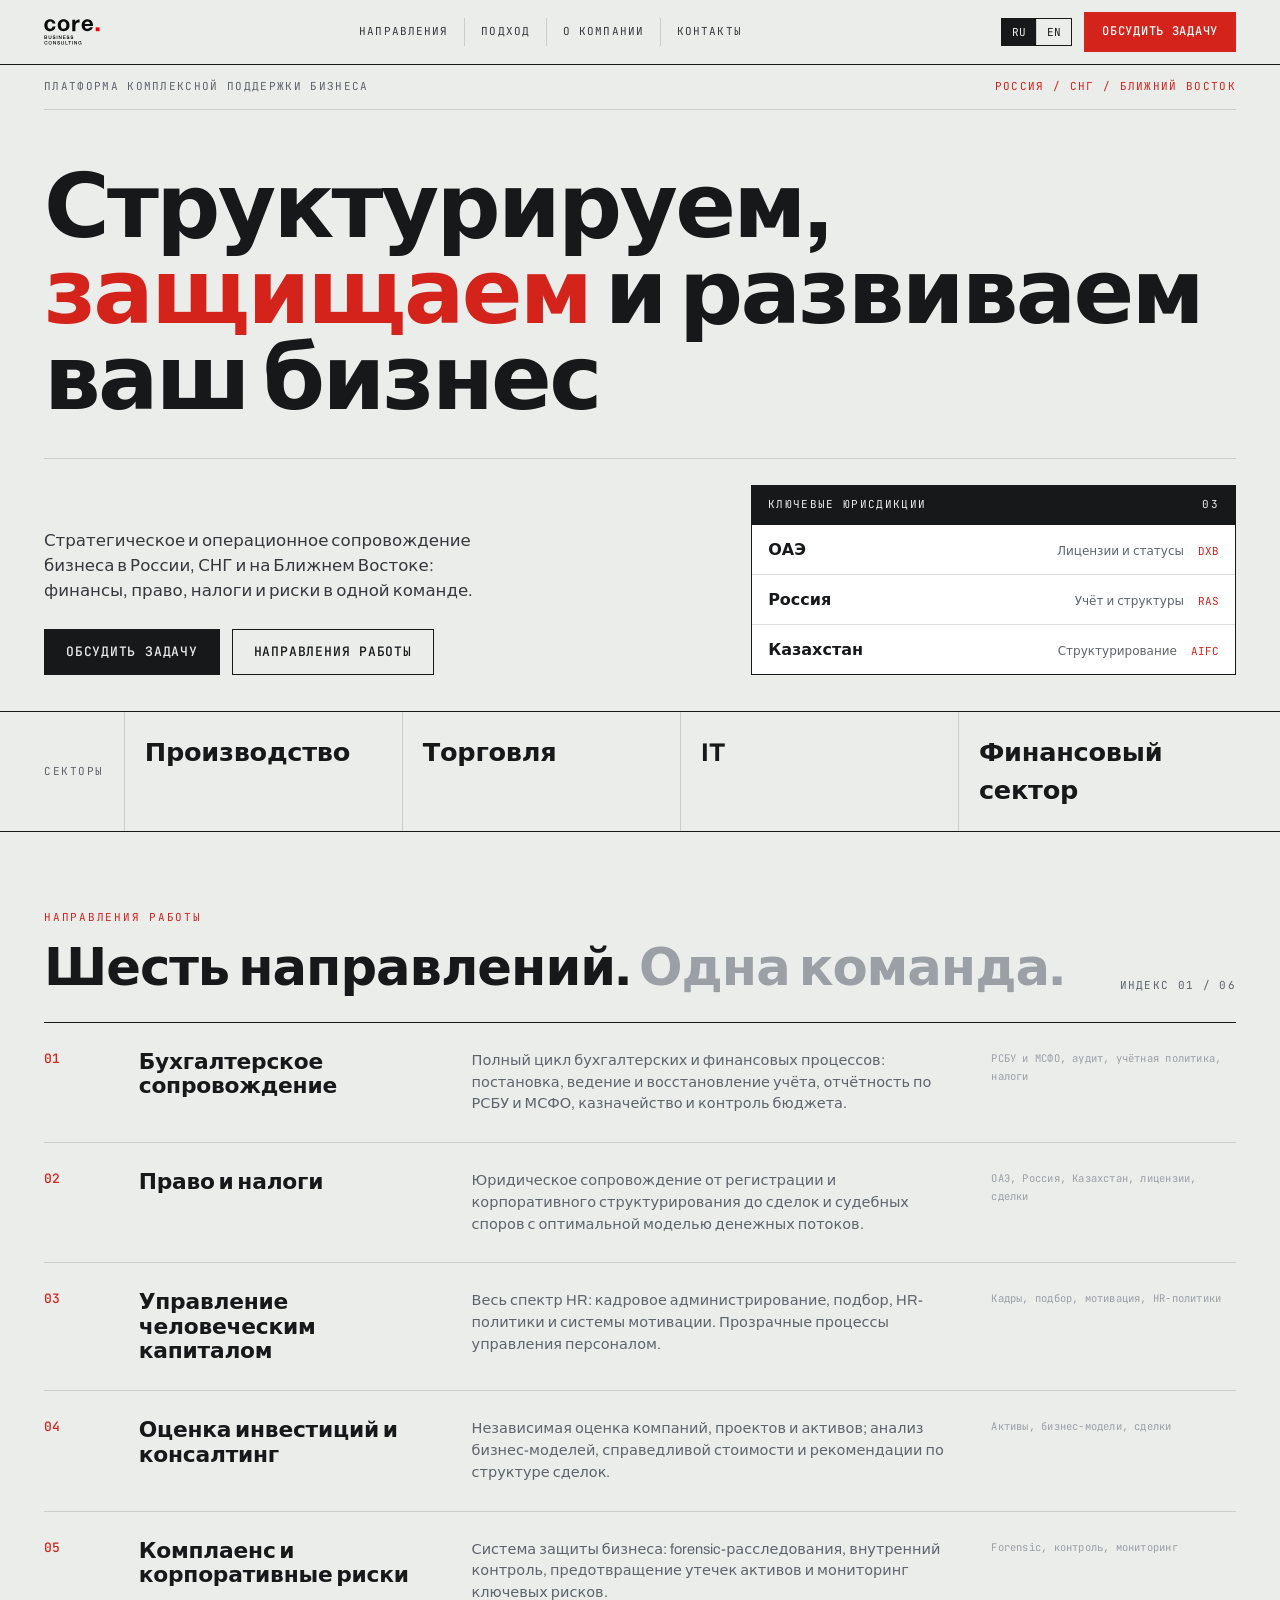
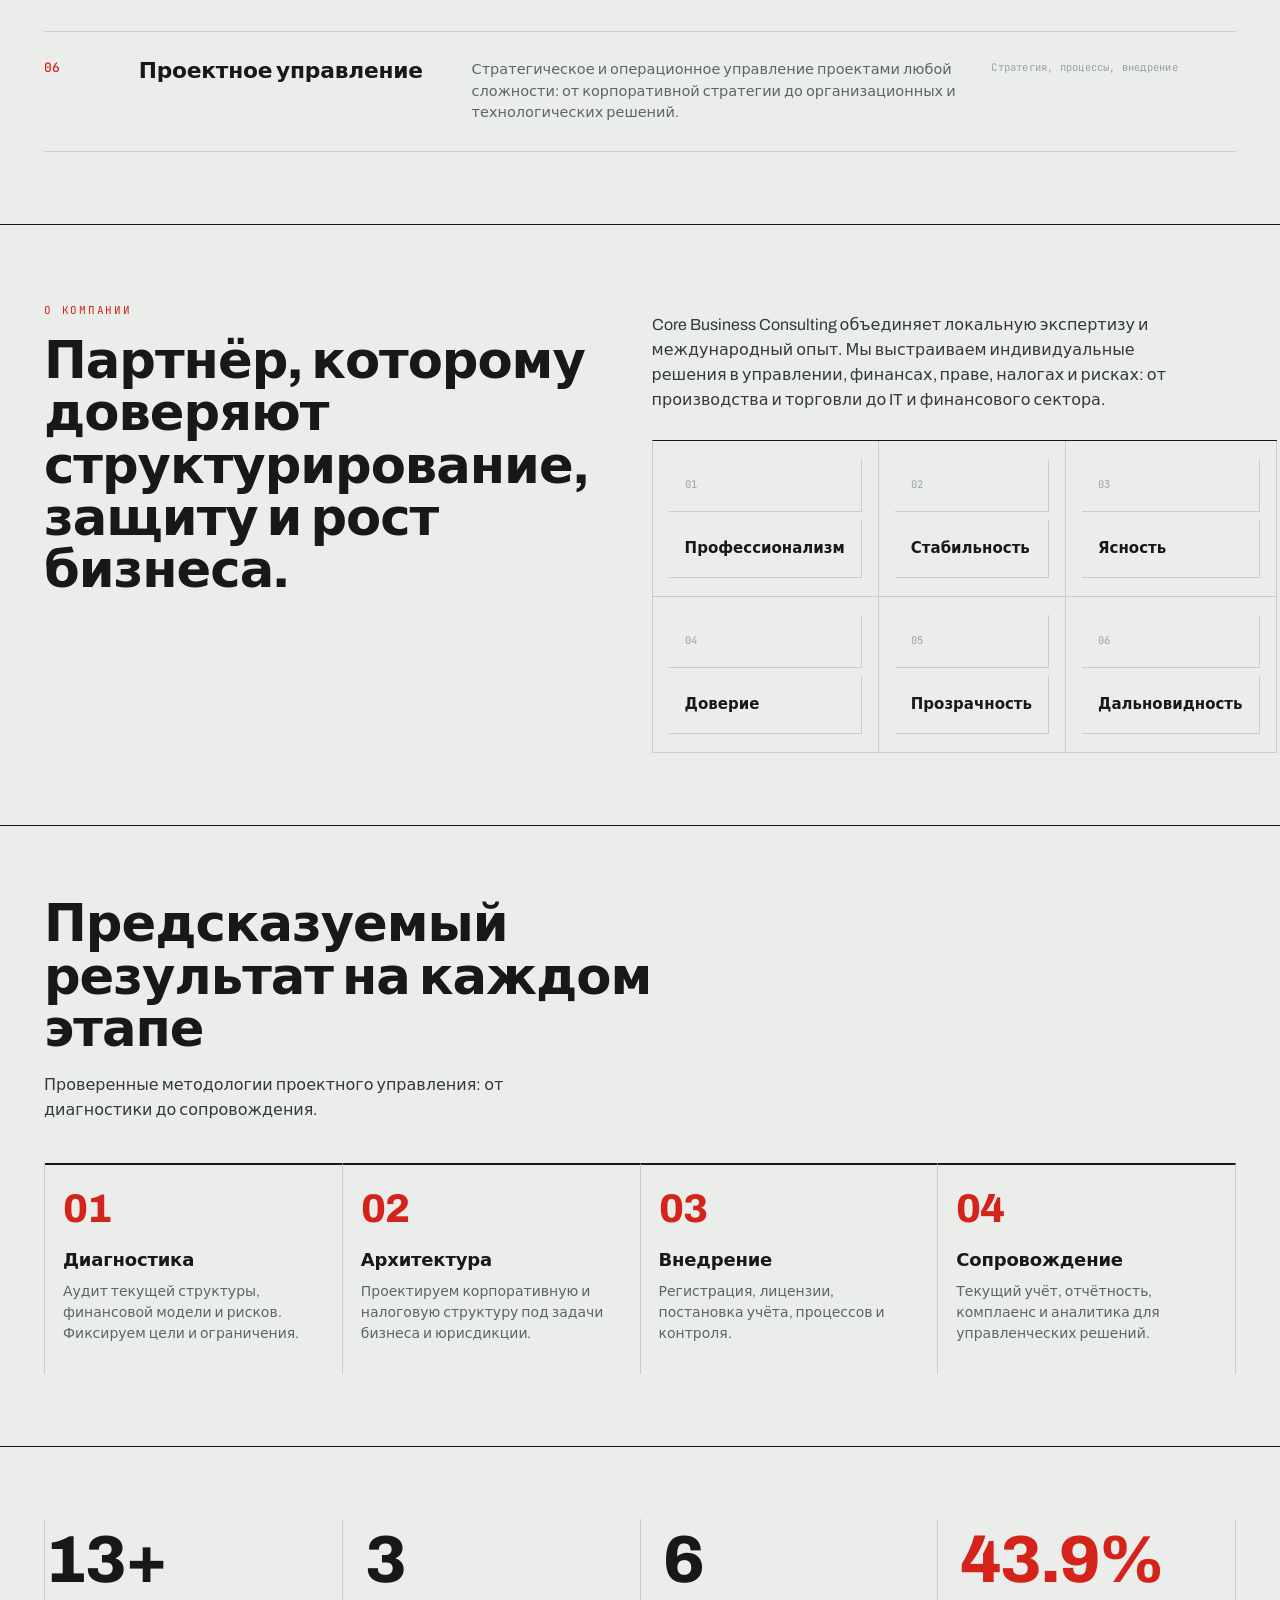
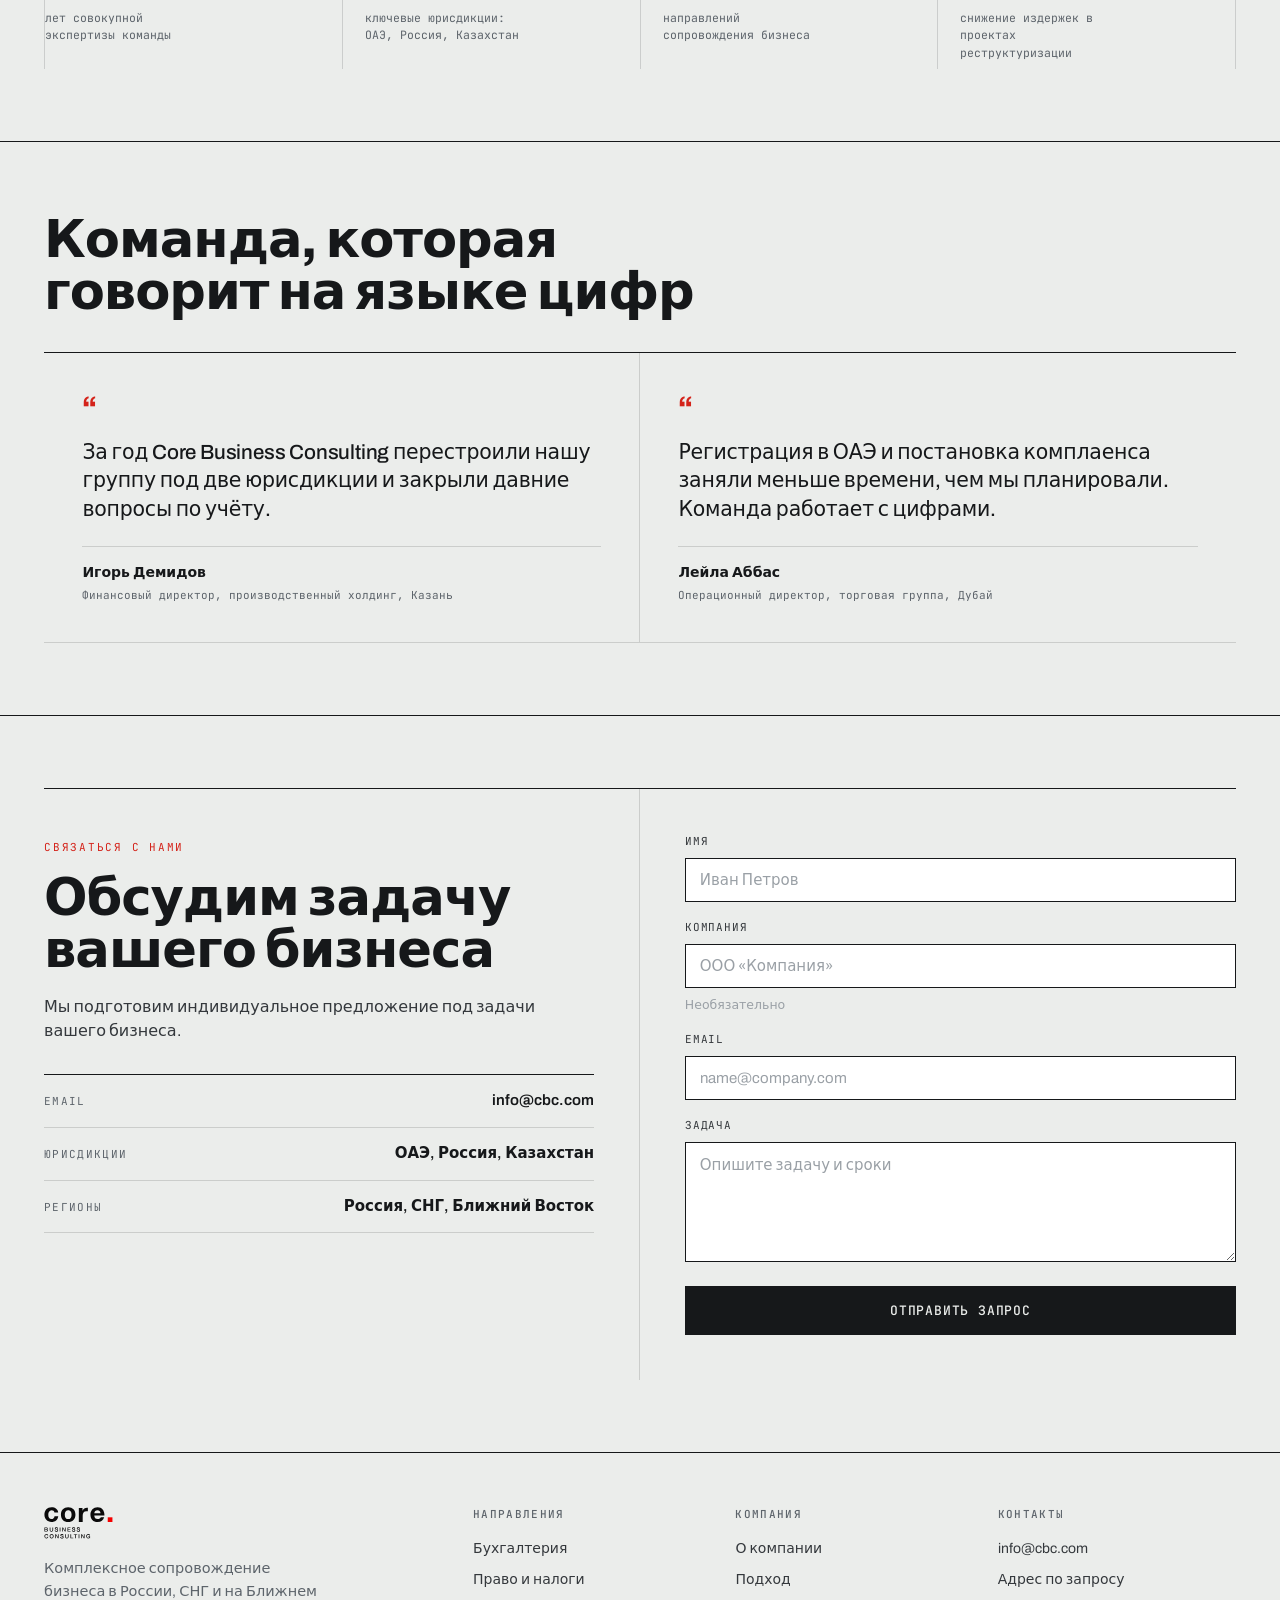
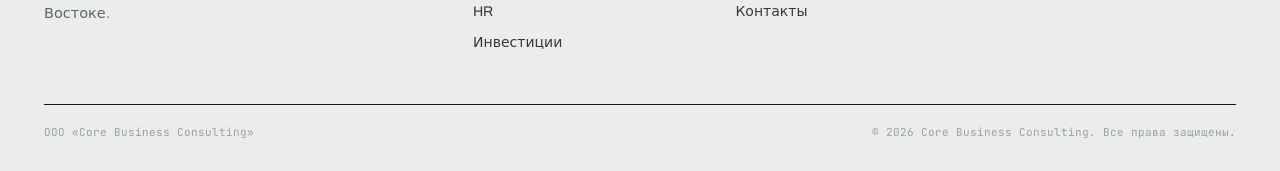
<file: v3-swiss-ledger.html>
<!DOCTYPE html>
<html lang="ru">
<head>
<meta charset="utf-8">
<meta name="viewport" content="width=device-width, initial-scale=1">
<title>Core Business Consulting / Bureau</title>
<!--
  DIRECTION B — "Bureau" (Swiss Ledger)
  Light structured redesign in the International Typographic Style.
  Aesthetic family: Swiss grid / editorial ledger (sharp corners, hairline rules, no shadows, no pills,
  monospace metadata, enumerated index, single red accent). Completely different from the soft fintech
  original AND from Direction A's dark editorial register.
  Type: Archivo (neo-grotesque, full Cyrillic) + JetBrains Mono (metadata). Theme: light, locked.
  Accent locked: red #d4231a (ties to the brand red). Shape locked: radius 0.
  Standalone vanilla HTML/CSS/JS. Reveal via IntersectionObserver. No em-dashes in UI copy.
-->
<link rel="preconnect" href="https://fonts.googleapis.com">
<link rel="preconnect" href="https://fonts.gstatic.com" crossorigin>
<link href="https://fonts.googleapis.com/css2?family=Archivo:wght@400;500;600;700;800;900&family=JetBrains+Mono:wght@400;500&display=swap" rel="stylesheet">
<style>
  *{box-sizing:border-box}
  :root{
    --paper:#ebedeb; --paper-2:#f6f7f5; --card:#ffffff;
    --ink:#16181a; --ink-2:#34383c; --muted:#5d646b; --faint:#9aa0a6;
    --rule:rgba(22,24,26,.15); --rule-2:rgba(22,24,26,.28); --rule-strong:#16181a;
    --accent:#d4231a; --accent-ink:#ffffff;
    --grotesk:'Archivo',ui-sans-serif,system-ui,-apple-system,'Segoe UI',sans-serif;
    --mono:'JetBrains Mono',ui-monospace,SFMono-Regular,Menlo,monospace;
    --wrap:1280px;
  }
  html{scroll-behavior:smooth}
  body{margin:0;background:var(--paper);color:var(--ink);font-family:var(--grotesk);
    -webkit-font-smoothing:antialiased;text-rendering:optimizeLegibility;line-height:1.45}
  a{color:inherit;text-decoration:none}
  img{display:block}
  input,textarea,button,select{font-family:inherit}
  textarea{resize:vertical}
  ::selection{background:var(--accent);color:#fff}
  .wrap{max-width:var(--wrap);margin:0 auto;padding:0 clamp(18px,4vw,44px)}
  .mono{font-family:var(--mono);font-size:11px;letter-spacing:.12em;text-transform:uppercase}
  .accent{color:var(--accent)}

  /* ---------- header ---------- */
  header{position:sticky;top:0;z-index:50;background:var(--paper);border-bottom:1px solid var(--rule-strong);transition:background .3s}
  .bar{display:flex;align-items:center;justify-content:space-between;gap:20px;height:64px}
  .bar nav{display:flex;gap:0}
  .bar nav a{font-family:var(--mono);font-size:11px;letter-spacing:.1em;text-transform:uppercase;color:var(--ink-2);
    padding:6px 16px;border-left:1px solid var(--rule);transition:color .2s,background .2s}
  .bar nav a:first-child{border-left:0}
  .bar nav a:hover{color:var(--accent)}
  .actions{display:flex;align-items:center;gap:12px}
  .lang{display:flex;border:1px solid var(--rule-strong)}
  .lang button{font-family:var(--mono);font-size:11px;padding:6px 10px;background:transparent;color:var(--ink);border:0;border-left:1px solid var(--rule);cursor:pointer;transition:.2s}
  .lang button:first-child{border-left:0}
  .lang button[aria-pressed="true"]{background:var(--ink);color:var(--paper)}
  .btn{display:inline-flex;align-items:center;gap:8px;font-family:var(--mono);font-size:12px;letter-spacing:.06em;
    text-transform:uppercase;font-weight:500;cursor:pointer;border-radius:0;transition:transform .1s,background .2s,color .2s}
  .btn:active{transform:translateY(1px)}
  .btn-primary{background:var(--accent);color:var(--accent-ink);padding:11px 18px;border:0}
  .btn-primary:hover{background:#b41c14}
  .btn-ink{background:var(--ink);color:var(--paper);padding:14px 22px;border:0;font-size:13px}
  .btn-ink:hover{background:var(--accent)}
  .btn-ghost{background:transparent;color:var(--ink);border:1px solid var(--rule-strong);padding:13px 21px;font-size:13px}
  .btn-ghost:hover{background:var(--ink);color:var(--paper)}

  /* ---------- hero ---------- */
  .hero{border-bottom:1px solid var(--rule-strong)}
  .hero-top{display:flex;align-items:center;justify-content:space-between;gap:16px;padding:14px 0;border-bottom:1px solid var(--rule)}
  .hero-top .mono{color:var(--muted)}
  .hero-top .reg{color:var(--accent)}
  .hero-main{padding:clamp(34px,6vh,72px) 0 clamp(30px,4vh,52px)}
  h1{font-family:var(--grotesk);font-weight:800;font-size:clamp(40px,7vw,104px);line-height:.96;letter-spacing:-.03em;margin:0;text-transform:none}
  .hero-low{display:grid;grid-template-columns:1.15fr .85fr;gap:clamp(28px,4vw,60px);align-items:end;
    margin-top:clamp(26px,4vh,46px);padding-top:26px;border-top:1px solid var(--rule)}
  .hero-low .sub{font-size:clamp(16px,1.3vw,19px);color:var(--ink-2);line-height:1.5;max-width:46ch;margin:0}
  .hero-cta{display:flex;flex-wrap:wrap;gap:12px;margin-top:26px}
  .reglist{border:1px solid var(--rule-strong);background:var(--card)}
  .reglist .rh{display:flex;justify-content:space-between;padding:11px 16px;border-bottom:1px solid var(--rule-strong);background:var(--ink);color:var(--paper)}
  .reglist .rh .mono{color:var(--paper)}
  .reglist .rr{display:grid;grid-template-columns:1fr auto auto;gap:14px;align-items:baseline;padding:13px 16px;border-bottom:1px solid var(--rule)}
  .reglist .rr:last-child{border-bottom:0}
  .reglist .rn{font-weight:700;font-size:16px}
  .reglist .rd{font-size:12px;color:var(--muted)}
  .reglist .rc{font-family:var(--mono);font-size:11px;color:var(--accent)}

  /* ---------- generic section ---------- */
  .sec{padding:clamp(56px,8vh,104px) 0;border-bottom:1px solid var(--rule-strong)}
  .label{font-family:var(--mono);font-size:11px;letter-spacing:.16em;text-transform:uppercase;color:var(--accent);display:inline-block;margin-bottom:16px}
  h2{font-family:var(--grotesk);font-weight:800;font-size:clamp(28px,4vw,52px);line-height:1.02;letter-spacing:-.02em;margin:0}
  .lead{font-size:clamp(16px,1.2vw,18px);color:var(--ink-2);line-height:1.55;max-width:60ch}

  /* sectors ledger strip */
  .strip{display:grid;grid-template-columns:auto repeat(4,1fr);align-items:stretch}
  .strip>div{padding:22px 20px;border-left:1px solid var(--rule)}
  .strip>div:first-child{border-left:0;padding-left:0;display:flex;align-items:center}
  .strip .sk{font-family:var(--mono);font-size:11px;letter-spacing:.14em;text-transform:uppercase;color:var(--muted)}
  .strip .sv{font-weight:700;font-size:clamp(18px,2vw,26px);letter-spacing:-.01em}
  .strip .si{font-family:var(--mono);font-size:11px;color:var(--faint);display:block;margin-top:6px}

  /* about */
  .about{display:grid;grid-template-columns:1fr 1fr;gap:clamp(32px,5vw,72px);align-items:start}
  .pgrid{display:grid;grid-template-columns:1fr 1fr 1fr;border-top:1px solid var(--rule-strong);border-left:1px solid var(--rule);margin-top:28px}
  .pgrid div{border-right:1px solid var(--rule);border-bottom:1px solid var(--rule);padding:18px 16px}
  .pgrid .pn{font-family:var(--mono);font-size:10.5px;color:var(--faint)}
  .pgrid .pv{font-weight:600;font-size:15px;margin-top:8px}

  /* services index table */
  .svc-h{display:flex;align-items:flex-end;justify-content:space-between;gap:24px;flex-wrap:wrap;margin-bottom:28px}
  .index{border-top:1px solid var(--rule-strong)}
  .row{display:grid;grid-template-columns:64px 1.05fr 1.7fr .85fr;gap:clamp(14px,2.4vw,40px);
    padding:clamp(22px,3vh,34px) 0;border-bottom:1px solid var(--rule);position:relative;transition:background .25s}
  .row::before{content:"";position:absolute;left:0;top:0;bottom:0;width:0;background:var(--accent);transition:width .25s}
  .row:hover{background:var(--paper-2)}
  .row:hover::before{width:3px}
  .row .rnum{font-family:var(--mono);font-size:13px;color:var(--accent);font-weight:500}
  .row h3{font-family:var(--grotesk);font-weight:700;font-size:clamp(18px,1.7vw,23px);line-height:1.12;margin:0;letter-spacing:-.01em}
  .row .rd{font-size:14.5px;color:var(--muted);line-height:1.5;margin:0}
  .row .rt{font-family:var(--mono);font-size:10.5px;color:var(--faint);line-height:1.7;letter-spacing:.02em}

  /* approach 4-col grid */
  .steps{display:grid;grid-template-columns:repeat(4,1fr);border-left:1px solid var(--rule)}
  .steps .st{border-right:1px solid var(--rule);border-top:2px solid var(--ink);padding:24px 18px 30px}
  .steps .st .stn{font-family:var(--grotesk);font-weight:800;font-size:40px;line-height:1;color:var(--accent);letter-spacing:-.02em}
  .steps .st h3{font-weight:700;font-size:18px;margin:18px 0 8px;letter-spacing:-.01em}
  .steps .st p{margin:0;font-size:14px;color:var(--muted);line-height:1.5}

  /* stats */
  .figs{display:grid;grid-template-columns:repeat(4,1fr);border-left:1px solid var(--rule)}
  .figs .fg{border-right:1px solid var(--rule);padding:8px 22px 8px 22px}
  .figs .fg:first-child{padding-left:0;border-left:0}
  .figs .fv{font-family:var(--grotesk);font-weight:800;font-size:clamp(44px,5.2vw,80px);line-height:1;letter-spacing:-.03em}
  .figs .fg:nth-child(4) .fv{color:var(--accent)}
  .figs .fl{font-family:var(--mono);font-size:11.5px;color:var(--muted);line-height:1.5;margin-top:16px;max-width:24ch;text-transform:none;letter-spacing:0}

  /* testimonials */
  .quotes{display:grid;grid-template-columns:1fr 1fr;border-top:1px solid var(--rule-strong)}
  .quotes figure{margin:0;padding:clamp(26px,3vw,40px);border-right:1px solid var(--rule);border-bottom:1px solid var(--rule)}
  .quotes figure:last-child{border-right:0}
  .quotes .qm{font-family:var(--grotesk);font-weight:800;color:var(--accent);font-size:30px;line-height:1}
  .quotes blockquote{margin:16px 0 0;font-size:clamp(18px,1.6vw,23px);font-weight:500;line-height:1.4;letter-spacing:-.01em}
  .quotes figcaption{margin-top:22px;padding-top:16px;border-top:1px solid var(--rule)}
  .quotes .qn{font-weight:700;font-size:14px}
  .quotes .qr{font-family:var(--mono);font-size:11px;color:var(--muted);margin-top:5px;text-transform:none;letter-spacing:0}

  /* contact */
  .contact{display:grid;grid-template-columns:1fr 1fr;gap:0;border-top:1px solid var(--rule-strong)}
  .contact .cinfo{padding:clamp(28px,3.5vw,52px) clamp(28px,3.5vw,52px) clamp(28px,3.5vw,52px) 0;border-right:1px solid var(--rule)}
  .contact .cform{padding:clamp(28px,3.5vw,52px) 0 clamp(28px,3.5vw,52px) clamp(28px,3.5vw,52px)}
  .cdet{margin-top:30px;border-top:1px solid var(--rule-strong)}
  .cdet .d{display:flex;justify-content:space-between;gap:16px;align-items:baseline;padding:15px 0;border-bottom:1px solid var(--rule)}
  .cdet .dl{font-family:var(--mono);font-size:11px;letter-spacing:.12em;text-transform:uppercase;color:var(--muted)}
  .cdet .dv{font-weight:600;font-size:15px}
  .cdet a.dv:hover{color:var(--accent)}
  .fld{margin-bottom:18px}
  label{display:block;font-family:var(--mono);font-size:11px;letter-spacing:.08em;text-transform:uppercase;color:var(--ink-2);margin-bottom:8px}
  .hint{font-size:12.5px;color:var(--faint);margin:8px 0 0}
  .err{font-size:12.5px;color:var(--accent);font-weight:600;margin:7px 0 0;display:none}
  .err.show{display:block}
  input,textarea{width:100%;padding:13px 14px;font-size:15px;color:var(--ink);background:var(--card);
    border:1px solid var(--rule-strong);border-radius:0;outline:none;transition:border-color .2s,box-shadow .2s}
  input::placeholder,textarea::placeholder{color:var(--faint)}
  input:focus,textarea:focus{border-color:var(--accent);box-shadow:0 0 0 2px rgba(212,35,26,.18)}
  textarea{min-height:120px}
  .sent{display:none;margin-bottom:16px;padding:13px 15px;background:var(--ink);color:var(--paper);font-weight:600;font-size:14px}
  .sent.show{display:block}

  /* footer */
  footer{padding:clamp(48px,6vh,76px) 0 30px}
  .fgrid{display:grid;grid-template-columns:1.7fr 1fr 1fr 1fr;gap:36px 24px;padding-bottom:40px;border-bottom:1px solid var(--rule-strong)}
  .fgrid h4{font-family:var(--mono);font-size:11px;letter-spacing:.12em;text-transform:uppercase;color:var(--muted);margin:0 0 16px;font-weight:500}
  .fcol a,.fcol span{display:block;font-size:14px;color:var(--ink-2);margin-bottom:11px;transition:color .2s}
  .fcol a:hover{color:var(--accent)}
  .ftag{font-size:14.5px;color:var(--muted);line-height:1.55;max-width:36ch;margin:18px 0 0}
  .fbottom{display:flex;justify-content:space-between;gap:16px;flex-wrap:wrap;padding-top:20px}
  .fbottom span{font-family:var(--mono);font-size:11px;color:var(--faint);text-transform:none;letter-spacing:0}

  /* reveal (subtle, low motion) */
  [data-reveal]{opacity:0;transform:translateY(16px);transition:opacity .6s ease,transform .6s ease}
  [data-reveal].in{opacity:1;transform:none}
  @media (prefers-reduced-motion:reduce){
    *{scroll-behavior:auto !important}
    [data-reveal]{opacity:1 !important;transform:none !important;transition:none !important}
  }

  /* responsive */
  @media(max-width:980px){
    .hero-low,.about,.contact{grid-template-columns:1fr}
    .reglist{order:-1}
    .row{grid-template-columns:48px 1fr;gap:10px 16px}
    .row .rd{grid-column:2/3}
    .row .rt{grid-column:2/3}
    .steps{grid-template-columns:1fr 1fr}
    .figs{grid-template-columns:1fr 1fr}
    .figs .fg{border-top:1px solid var(--rule);padding:20px}
    .figs .fg:nth-child(odd){border-left:0;padding-left:0}
    .quotes{grid-template-columns:1fr}
    .quotes figure{border-right:0}
    .pgrid{grid-template-columns:1fr 1fr}
    .fgrid{grid-template-columns:1fr 1fr}
    .contact .cinfo{border-right:0;padding:0 0 36px;border-bottom:1px solid var(--rule);margin-bottom:36px}
    .contact .cform{padding:0}
  }
  @media(max-width:600px){
    .bar nav{display:none}
    .strip{grid-template-columns:1fr 1fr}
    .strip>div{border-left:0;border-top:1px solid var(--rule)}
    .steps{grid-template-columns:1fr}
  }
</style>
</head>
<body>
<header>
  <div class="wrap bar">
    <a href="#top" aria-label="Core Business Consulting"><img src="assets/logo-dark.svg" alt="Core Business Consulting" style="height:26px;width:auto"></a>
    <nav>
      <a href="#services" data-i18n="navServices">Направления</a>
      <a href="#approach" data-i18n="navApproach">Подход</a>
      <a href="#about" data-i18n="navAbout">О компании</a>
      <a href="#contact" data-i18n="navContact">Контакты</a>
    </nav>
    <div class="actions">
      <div class="lang" role="group" aria-label="Language">
        <button data-lang="ru" aria-pressed="true">RU</button>
        <button data-lang="en" aria-pressed="false">EN</button>
      </div>
      <a href="#contact" class="btn btn-primary" data-i18n="ctaPrimary">Обсудить задачу</a>
    </div>
  </div>
</header>

<!-- HERO -->
<section class="hero" id="top">
  <div class="wrap">
    <div class="hero-top">
      <span class="mono" data-i18n="heroEyebrow">Платформа комплексной поддержки бизнеса</span>
      <span class="mono reg" data-i18n="heroReg">Россия / СНГ / Ближний Восток</span>
    </div>
    <div class="hero-main">
      <h1 data-reveal><span data-i18n="h1a">Структурируем, </span><span class="accent" data-i18n="h1b">защищаем</span><span data-i18n="h1c"> и развиваем ваш бизнес</span></h1>
      <div class="hero-low">
        <div data-reveal>
          <p class="sub" data-i18n="heroSub">Стратегическое и операционное сопровождение бизнеса в России, СНГ и на Ближнем Востоке: финансы, право, налоги и риски в одной команде.</p>
          <div class="hero-cta">
            <a href="#contact" class="btn btn-ink" data-i18n="heroCta1">Обсудить задачу</a>
            <a href="#services" class="btn btn-ghost" data-i18n="heroCta2">Направления работы</a>
          </div>
        </div>
        <div class="reglist" data-reveal>
          <div class="rh"><span class="mono" data-i18n="panelTitle">Ключевые юрисдикции</span><span class="mono">03</span></div>
          <div class="rr"><span class="rn" data-i18n="jurAE">ОАЭ</span><span class="rd" data-i18n="jurAEd">Лицензии и статусы</span><span class="rc">DXB</span></div>
          <div class="rr"><span class="rn" data-i18n="jurRU">Россия</span><span class="rd" data-i18n="jurRUd">Учёт и структуры</span><span class="rc">RAS</span></div>
          <div class="rr"><span class="rn" data-i18n="jurKZ">Казахстан</span><span class="rd" data-i18n="jurKZd">Структурирование</span><span class="rc">AIFC</span></div>
        </div>
      </div>
    </div>
  </div>
</section>

<!-- SECTORS -->
<section style="border-bottom:1px solid var(--rule-strong)">
  <div class="wrap">
    <div class="strip" data-reveal>
      <div><span class="sk" data-i18n="sectorsLabel">Секторы</span></div>
      <div><span class="sv" data-i18n="sec1">Производство</span></div>
      <div><span class="sv" data-i18n="sec2">Торговля</span></div>
      <div><span class="sv" data-i18n="sec3">IT</span></div>
      <div><span class="sv" data-i18n="sec4">Финансовый сектор</span></div>
    </div>
  </div>
</section>

<!-- SERVICES (centerpiece index) -->
<section class="sec" id="services">
  <div class="wrap">
    <div class="svc-h" data-reveal>
      <div>
        <span class="label" data-i18n="servLabel">Направления работы</span>
        <h2><span data-i18n="servH1">Шесть направлений. </span><span style="color:var(--faint)" data-i18n="servH2">Одна команда.</span></h2>
      </div>
      <span class="mono" style="color:var(--muted);white-space:nowrap" data-i18n="servCount">Индекс 01 / 06</span>
    </div>
    <div class="index">
      <div class="row" data-reveal>
        <span class="rnum">01</span>
        <h3 data-i18n="s1t">Бухгалтерское сопровождение</h3>
        <p class="rd" data-i18n="s1d">Полный цикл бухгалтерских и финансовых процессов: постановка, ведение и восстановление учёта, отчётность по РСБУ и МСФО, казначейство и контроль бюджета.</p>
        <span class="rt" data-i18n="s1p">РСБУ и МСФО, аудит, учётная политика, налоги</span>
      </div>
      <div class="row" data-reveal>
        <span class="rnum">02</span>
        <h3 data-i18n="s2t">Право и налоги</h3>
        <p class="rd" data-i18n="s2d">Юридическое сопровождение от регистрации и корпоративного структурирования до сделок и судебных споров с оптимальной моделью денежных потоков.</p>
        <span class="rt" data-i18n="s2p">ОАЭ, Россия, Казахстан, лицензии, сделки</span>
      </div>
      <div class="row" data-reveal>
        <span class="rnum">03</span>
        <h3 data-i18n="s3t">Управление человеческим капиталом</h3>
        <p class="rd" data-i18n="s3d">Весь спектр HR: кадровое администрирование, подбор, HR-политики и системы мотивации. Прозрачные процессы управления персоналом.</p>
        <span class="rt" data-i18n="s3p">Кадры, подбор, мотивация, HR-политики</span>
      </div>
      <div class="row" data-reveal>
        <span class="rnum">04</span>
        <h3 data-i18n="s4t">Оценка инвестиций и консалтинг</h3>
        <p class="rd" data-i18n="s4d">Независимая оценка компаний, проектов и активов; анализ бизнес-моделей, справедливой стоимости и рекомендации по структуре сделок.</p>
        <span class="rt" data-i18n="s4p">Активы, бизнес-модели, сделки</span>
      </div>
      <div class="row" data-reveal>
        <span class="rnum">05</span>
        <h3 data-i18n="s5t">Комплаенс и корпоративные риски</h3>
        <p class="rd" data-i18n="s5d">Система защиты бизнеса: forensic-расследования, внутренний контроль, предотвращение утечек активов и мониторинг ключевых рисков.</p>
        <span class="rt" data-i18n="s5p">Forensic, контроль, мониторинг</span>
      </div>
      <div class="row" data-reveal>
        <span class="rnum">06</span>
        <h3 data-i18n="s6t">Проектное управление</h3>
        <p class="rd" data-i18n="s6d">Стратегическое и операционное управление проектами любой сложности: от корпоративной стратегии до организационных и технологических решений.</p>
        <span class="rt" data-i18n="s6p">Стратегия, процессы, внедрение</span>
      </div>
    </div>
  </div>
</section>

<!-- ABOUT -->
<section class="sec" id="about">
  <div class="wrap about">
    <div data-reveal>
      <span class="label" data-i18n="aboutLabel">О компании</span>
      <h2 data-i18n="aboutLead">Партнёр, которому доверяют структурирование, защиту и рост бизнеса.</h2>
    </div>
    <div data-reveal>
      <p class="lead" data-i18n="aboutP">Core Business Consulting объединяет локальную экспертизу и международный опыт. Мы выстраиваем индивидуальные решения в управлении, финансах, праве, налогах и рисках: от производства и торговли до IT и финансового сектора.</p>
      <div class="pgrid">
        <div><div class="pn">01</div><div class="pv" data-i18n="pr1">Профессионализм</div></div>
        <div><div class="pn">02</div><div class="pv" data-i18n="pr2">Стабильность</div></div>
        <div><div class="pn">03</div><div class="pv" data-i18n="pr3">Ясность</div></div>
        <div><div class="pn">04</div><div class="pv" data-i18n="pr4">Доверие</div></div>
        <div><div class="pn">05</div><div class="pv" data-i18n="pr5">Прозрачность</div></div>
        <div><div class="pn">06</div><div class="pv" data-i18n="pr6">Дальновидность</div></div>
      </div>
    </div>
  </div>
</section>

<!-- APPROACH -->
<section class="sec" id="approach">
  <div class="wrap">
    <div data-reveal style="max-width:680px;margin-bottom:40px">
      <h2 data-i18n="appH">Предсказуемый результат на каждом этапе</h2>
      <p class="lead" style="margin-top:18px" data-i18n="appSub">Проверенные методологии проектного управления: от диагностики до сопровождения.</p>
    </div>
    <div class="steps" data-reveal>
      <div class="st"><div class="stn">01</div><h3 data-i18n="ap1t">Диагностика</h3><p data-i18n="ap1d">Аудит текущей структуры, финансовой модели и рисков. Фиксируем цели и ограничения.</p></div>
      <div class="st"><div class="stn">02</div><h3 data-i18n="ap2t">Архитектура</h3><p data-i18n="ap2d">Проектируем корпоративную и налоговую структуру под задачи бизнеса и юрисдикции.</p></div>
      <div class="st"><div class="stn">03</div><h3 data-i18n="ap3t">Внедрение</h3><p data-i18n="ap3d">Регистрация, лицензии, постановка учёта, процессов и контроля.</p></div>
      <div class="st"><div class="stn">04</div><h3 data-i18n="ap4t">Сопровождение</h3><p data-i18n="ap4d">Текущий учёт, отчётность, комплаенс и аналитика для управленческих решений.</p></div>
    </div>
  </div>
</section>

<!-- STATS -->
<section class="sec">
  <div class="wrap">
    <div class="figs" data-reveal>
      <div class="fg"><div class="fv" data-count="14" data-suffix="+">14+</div><div class="fl" data-i18n="st1">лет совокупной экспертизы команды</div></div>
      <div class="fg"><div class="fv" data-count="3">3</div><div class="fl" data-i18n="st2">ключевые юрисдикции: ОАЭ, Россия, Казахстан</div></div>
      <div class="fg"><div class="fv" data-count="6">6</div><div class="fl" data-i18n="st3">направлений сопровождения бизнеса</div></div>
      <div class="fg"><div class="fv" data-count="47.2" data-dec="1" data-suffix="%">47.2%</div><div class="fl" data-i18n="st4">снижение издержек в проектах реструктуризации</div></div>
    </div>
  </div>
</section>

<!-- TESTIMONIALS -->
<section class="sec">
  <div class="wrap">
    <div data-reveal style="max-width:680px;margin-bottom:34px">
      <h2 data-i18n="tH">Команда, которая говорит на языке цифр</h2>
    </div>
    <div class="quotes" data-reveal>
      <figure>
        <div class="qm">&ldquo;</div>
        <blockquote data-i18n="q1">За год Core Business Consulting перестроили нашу группу под две юрисдикции и закрыли давние вопросы по учёту.</blockquote>
        <figcaption><div class="qn" data-i18n="q1n">Игорь Демидов</div><div class="qr" data-i18n="q1r">Финансовый директор, производственный холдинг, Казань</div></figcaption>
      </figure>
      <figure>
        <div class="qm">&ldquo;</div>
        <blockquote data-i18n="q2">Регистрация в ОАЭ и постановка комплаенса заняли меньше времени, чем мы планировали. Команда работает с цифрами.</blockquote>
        <figcaption><div class="qn" data-i18n="q2n">Лейла Аббас</div><div class="qr" data-i18n="q2r">Операционный директор, торговая группа, Дубай</div></figcaption>
      </figure>
    </div>
  </div>
</section>

<!-- CONTACT -->
<section class="sec" id="contact">
  <div class="wrap">
    <div class="contact">
      <div class="cinfo" data-reveal>
        <span class="label" data-i18n="contactLabel">Связаться с нами</span>
        <h2 data-i18n="contactH">Обсудим задачу вашего бизнеса</h2>
        <p class="lead" style="margin-top:18px" data-i18n="contactP">Мы подготовим индивидуальное предложение под задачи вашего бизнеса.</p>
        <div class="cdet">
          <div class="d"><span class="dl" data-i18n="cdEmail">Email</span><a class="dv" href="mailto:info@cbc.com">info@cbc.com</a></div>
          <div class="d"><span class="dl" data-i18n="cdJur">Юрисдикции</span><span class="dv" data-i18n="cdJurV">ОАЭ, Россия, Казахстан</span></div>
          <div class="d"><span class="dl" data-i18n="cdReg">Регионы</span><span class="dv" data-i18n="cdRegV">Россия, СНГ, Ближний Восток</span></div>
        </div>
      </div>
      <div class="cform" data-reveal>
        <form id="cform" novalidate>
          <div class="sent" id="sent" data-i18n="sentMsg">Спасибо! Мы свяжемся с вами в ближайшее время.</div>
          <div class="fld">
            <label for="f_name" data-i18n="fName">Имя</label>
            <input id="f_name" name="name" type="text" placeholder="Иван Петров" data-ph="Иван Петров">
            <p class="err" id="e_name" data-i18n="errName">Укажите имя</p>
          </div>
          <div class="fld">
            <label for="f_company" data-i18n="fComp">Компания</label>
            <input id="f_company" name="company" type="text" placeholder="ООО «Компания»" data-ph="ООО «Компания»">
            <p class="hint" data-i18n="fCompH">Необязательно</p>
          </div>
          <div class="fld">
            <label for="f_email" data-i18n="fEmail">Email</label>
            <input id="f_email" name="email" type="email" placeholder="name@company.com" data-ph="name@company.com">
            <p class="err" id="e_email" data-i18n="errEmail">Укажите корректный email</p>
          </div>
          <div class="fld">
            <label for="f_msg" data-i18n="fMsg">Задача</label>
            <textarea id="f_msg" name="message" placeholder="Опишите задачу и сроки" data-ph="Опишите задачу и сроки"></textarea>
            <p class="err" id="e_msg" data-i18n="errMsg">Опишите задачу</p>
          </div>
          <button type="submit" class="btn btn-ink" style="width:100%;justify-content:center;padding:16px" data-i18n="fSend">Отправить запрос</button>
        </form>
      </div>
    </div>
  </div>
</section>

<!-- FOOTER -->
<footer>
  <div class="wrap">
    <div class="fgrid">
      <div>
        <img src="assets/logo-dark.svg" alt="Core Business Consulting" style="height:32px;width:auto">
        <p class="ftag" data-i18n="ftTag">Комплексное сопровождение бизнеса в России, СНГ и на Ближнем Востоке.</p>
      </div>
      <div class="fcol">
        <h4 data-i18n="navServices">Направления</h4>
        <a href="#services" data-i18n="ftS1">Бухгалтерия</a>
        <a href="#services" data-i18n="ftS2">Право и налоги</a>
        <a href="#services" data-i18n="ftS3">HR</a>
        <a href="#services" data-i18n="ftS4">Инвестиции</a>
      </div>
      <div class="fcol">
        <h4 data-i18n="navAbout">Компания</h4>
        <a href="#about" data-i18n="navAbout">О компании</a>
        <a href="#approach" data-i18n="navApproach">Подход</a>
        <a href="#contact" data-i18n="navContact">Контакты</a>
      </div>
      <div class="fcol">
        <h4 data-i18n="navContact">Контакты</h4>
        <a href="mailto:info@cbc.com">info@cbc.com</a>
        <span data-i18n="ftAddr">Адрес по запросу</span>
      </div>
    </div>
    <div class="fbottom">
      <span>ООО «Core Business Consulting»</span>
      <span data-i18n="ftRights">© 2026 Core Business Consulting. Все права защищены.</span>
    </div>
  </div>
</footer>

<script>
(function(){
  "use strict";
  var reduce = window.matchMedia && window.matchMedia('(prefers-reduced-motion: reduce)').matches;

  var EN = {
    navServices:"Services", navApproach:"Approach", navAbout:"About", navContact:"Contacts",
    ctaPrimary:"Discuss your task",
    heroEyebrow:"Integrated business support platform", heroReg:"Russia / CIS / Middle East",
    h1a:"We structure, ", h1b:"protect", h1c:" and grow your business",
    heroSub:"Strategic and operational support for businesses across Russia, the CIS and the Middle East: finance, law, tax and risk in one team.",
    heroCta1:"Discuss your task", heroCta2:"Explore services",
    panelTitle:"Key jurisdictions",
    jurAE:"UAE", jurAEd:"Licences and statuses",
    jurRU:"Russia", jurRUd:"Accounting and structures",
    jurKZ:"Kazakhstan", jurKZd:"Structuring",
    sectorsLabel:"Sectors", sec1:"Manufacturing", sec2:"Trade", sec3:"IT", sec4:"Financial services",
    servLabel:"What we do", servH1:"Six disciplines. ", servH2:"One team.", servCount:"Index 01 / 06",
    aboutLabel:"About", aboutLead:"The partner businesses trust to structure, protect and grow.",
    aboutP:"Core Business Consulting combines local expertise with international experience. We build tailored solutions across management, finance, law, tax and risk: from manufacturing and trade to IT and financial services.",
    pr1:"Professionalism", pr2:"Stability", pr3:"Clarity", pr4:"Trust", pr5:"Transparency", pr6:"Foresight",
    s1t:"Accounting & finance", s1d:"The full cycle of accounting and finance: setup, maintenance and restoration of records, RAS and IFRS reporting, treasury and budget control.", s1p:"RAS & IFRS, audit, accounting policy, tax",
    s2t:"Law & tax", s2d:"Legal support from incorporation and corporate structuring to transactions and litigation, with an optimal cash-flow model.", s2p:"UAE, Russia, Kazakhstan, licences, deals",
    s3t:"Human capital", s3d:"The full HR spectrum: personnel administration, recruitment, HR policy and incentive systems. Transparent people processes.", s3p:"Admin, recruitment, incentives, HR policy",
    s4t:"Investment & valuation", s4d:"Independent valuation of companies, projects and assets; analysis of business models, fair value and deal-structure recommendations.", s4p:"Assets, business models, deals",
    s5t:"Compliance & risk", s5d:"A business-protection system: forensic investigations, internal control, asset-leakage prevention and monitoring of key risks.", s5p:"Forensic, control, monitoring",
    s6t:"Project management", s6d:"Strategic and operational management of projects of any complexity: from corporate strategy to organisational and technology rollouts.", s6p:"Strategy, process, rollout",
    appH:"A predictable outcome at every stage", appSub:"Proven project-management methodologies: from diagnostics to ongoing support.",
    ap1t:"Diagnostics", ap1d:"Audit of the current structure, financial model and risks. We agree on goals and constraints.",
    ap2t:"Architecture", ap2d:"We design the corporate and tax structure around the business and its jurisdictions.",
    ap3t:"Implementation", ap3d:"Incorporation, licences, accounting setup, processes and controls.",
    ap4t:"Ongoing support", ap4d:"Day-to-day accounting, reporting, compliance and analytics for management decisions.",
    st1:"years of combined team expertise", st2:"key jurisdictions: UAE, Russia, Kazakhstan", st3:"business-support disciplines", st4:"cost reduction in restructuring projects",
    tH:"A team that speaks the language of numbers",
    q1:"Within a year Core Business Consulting rebuilt our group across two jurisdictions and closed long-standing accounting issues.",
    q1n:"Igor Demidov", q1r:"CFO, manufacturing group, Kazan",
    q2:"Incorporation in the UAE and setting up compliance took less time than we planned. The team works with numbers.",
    q2n:"Leyla Abbas", q2r:"COO, trading group, Dubai",
    contactLabel:"Get in touch", contactH:"Let's discuss your business", contactP:"We'll prepare a tailored proposal for your specific objectives.",
    cdEmail:"Email", cdJur:"Jurisdictions", cdJurV:"UAE, Russia, Kazakhstan", cdReg:"Regions", cdRegV:"Russia, CIS, Middle East",
    fName:"Name", fComp:"Company", fCompH:"Optional", fEmail:"Email", fMsg:"Your task", fSend:"Send request",
    errName:"Please enter your name", errEmail:"Please enter a valid email", errMsg:"Please describe your task",
    sentMsg:"Thank you! We'll be in touch shortly.",
    ftTag:"Integrated business support across Russia, the CIS and the Middle East.",
    ftS1:"Accounting", ftS2:"Law & tax", ftS3:"HR", ftS4:"Investment",
    ftAddr:"Address on request", ftRights:"© 2026 Core Business Consulting. All rights reserved."
  };
  var RU = {};
  var phEN = { "Иван Петров":"John Smith", "ООО «Компания»":"Your company", "name@company.com":"name@company.com", "Опишите задачу и сроки":"Describe your task and timeline" };

  function applyLang(l){
    document.querySelectorAll('[data-i18n]').forEach(function(el){
      var k = el.getAttribute('data-i18n');
      if(l==='en'){ if(!(k in RU)) RU[k] = el.textContent; if(EN[k]!=null) el.textContent = EN[k]; }
      else if(k in RU){ el.textContent = RU[k]; }
    });
    document.querySelectorAll('[data-ph]').forEach(function(el){
      var base = el.getAttribute('data-ph');
      el.placeholder = (l==='en' && phEN[base]) ? phEN[base] : base;
    });
    document.querySelectorAll('.lang button').forEach(function(b){
      b.setAttribute('aria-pressed', b.getAttribute('data-lang')===l ? 'true':'false');
    });
    document.documentElement.lang = l;
  }
  document.querySelectorAll('.lang button').forEach(function(b){
    b.addEventListener('click', function(){ applyLang(b.getAttribute('data-lang')); });
  });

  function runCount(el){
    var target = parseFloat(el.getAttribute('data-count'));
    var dec = parseInt(el.getAttribute('data-dec')||'0',10);
    var suf = el.getAttribute('data-suffix')||'';
    if(reduce){ el.textContent = target.toFixed(dec)+suf; return; }
    var start=null, dur=1300;
    function tick(t){ if(!start) start=t; var p=Math.min(1,(t-start)/dur);
      var e=1-Math.pow(1-p,3); el.textContent=(target*e).toFixed(dec)+suf;
      if(p<1) requestAnimationFrame(tick); else el.textContent=target.toFixed(dec)+suf; }
    requestAnimationFrame(tick);
  }

  if('IntersectionObserver' in window && !reduce){
    var io = new IntersectionObserver(function(entries){
      entries.forEach(function(en){
        if(en.isIntersecting){ en.target.classList.add('in');
          en.target.querySelectorAll('[data-count]').forEach(runCount);
          io.unobserve(en.target);
        }
      });
    },{threshold:.15, rootMargin:'0px 0px -6% 0px'});
    document.querySelectorAll('[data-reveal]').forEach(function(el){ io.observe(el); });
  } else {
    document.querySelectorAll('[data-reveal]').forEach(function(el){ el.classList.add('in'); });
    document.querySelectorAll('[data-count]').forEach(runCount);
  }

  var form = document.getElementById('cform');
  if(form){
    form.addEventListener('submit', function(ev){
      ev.preventDefault();
      var name=form.name.value.trim(), email=form.email.value.trim(), msg=form.message.value.trim();
      var ok=true;
      function mark(id,bad){ document.getElementById(id).classList.toggle('show',bad); if(bad) ok=false; }
      mark('e_name', !name);
      mark('e_email', !email || !/^[^@\s]+@[^@\s]+\.[^@\s]+$/.test(email));
      mark('e_msg', !msg);
      if(!ok) return;
      document.getElementById('sent').classList.add('show');
      form.reset();
    });
  }

  applyLang('ru');
})();
</script>
</body>
</html>
</file>
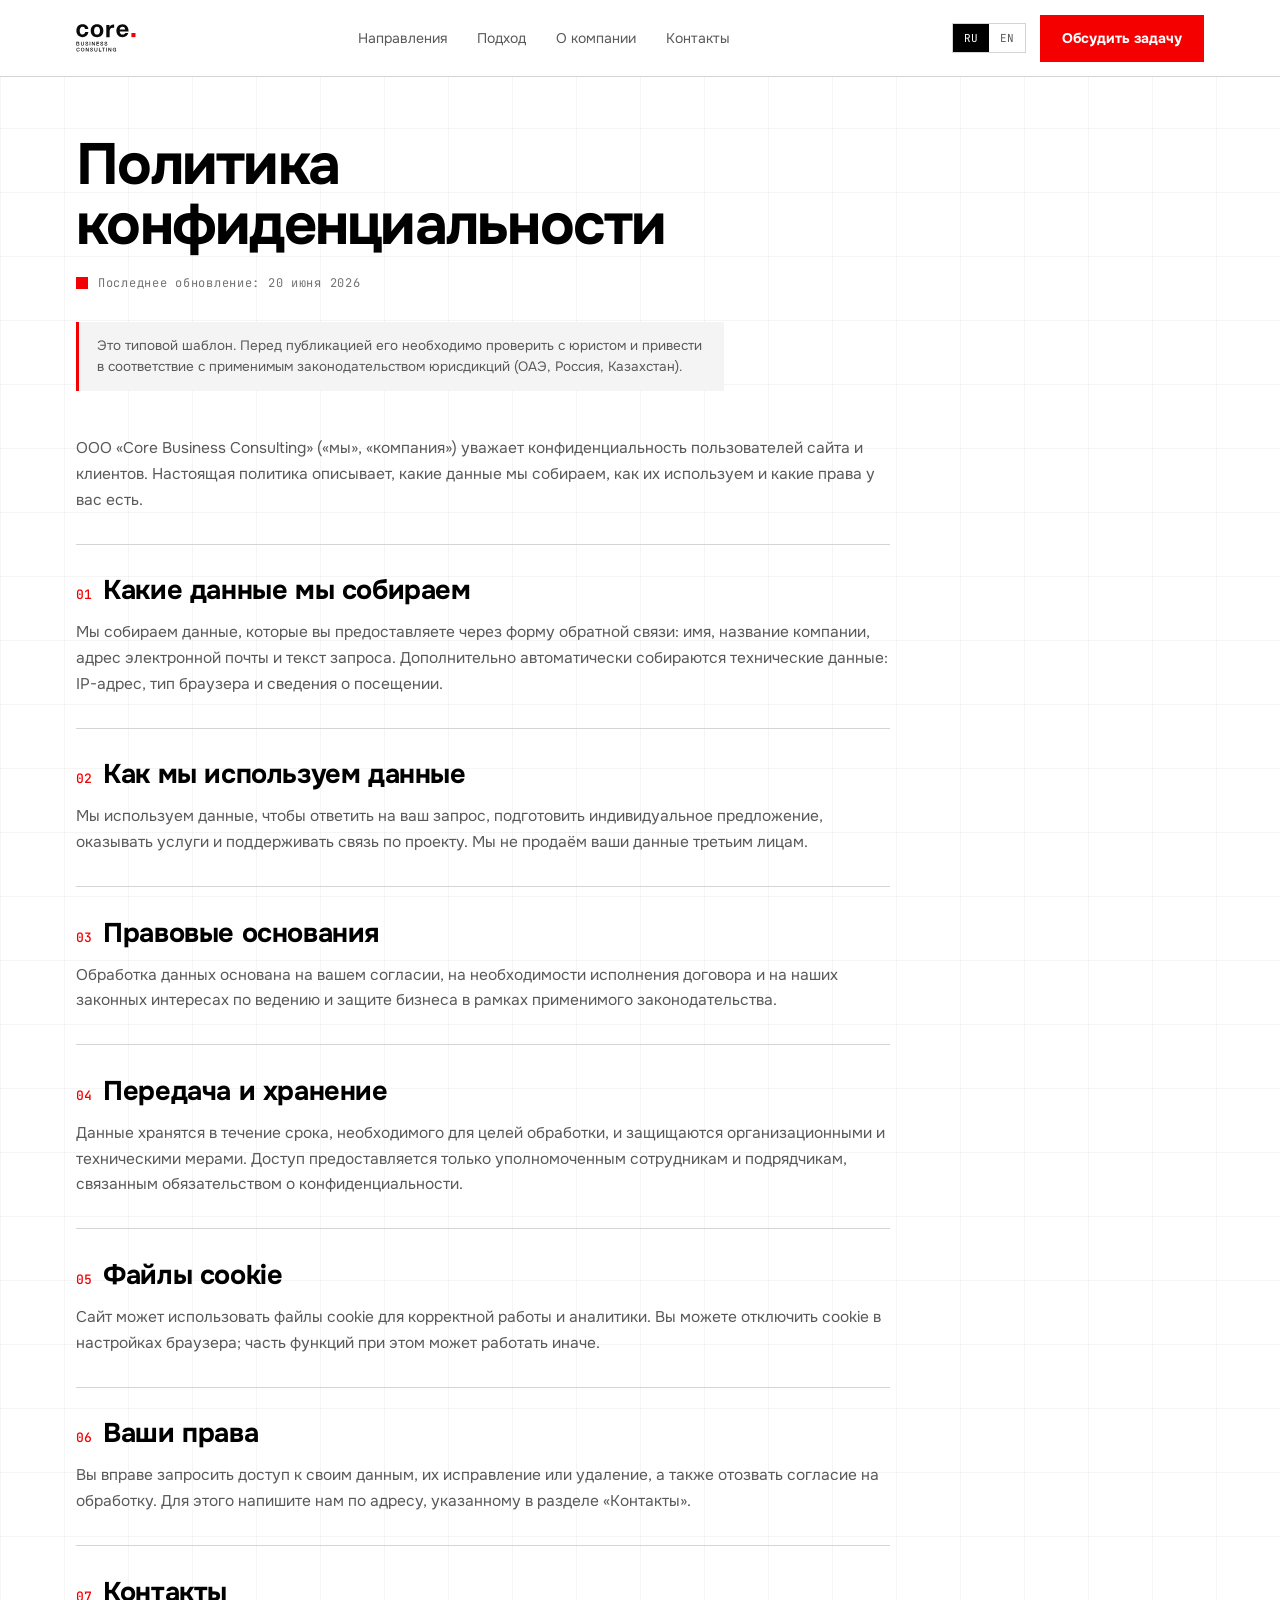
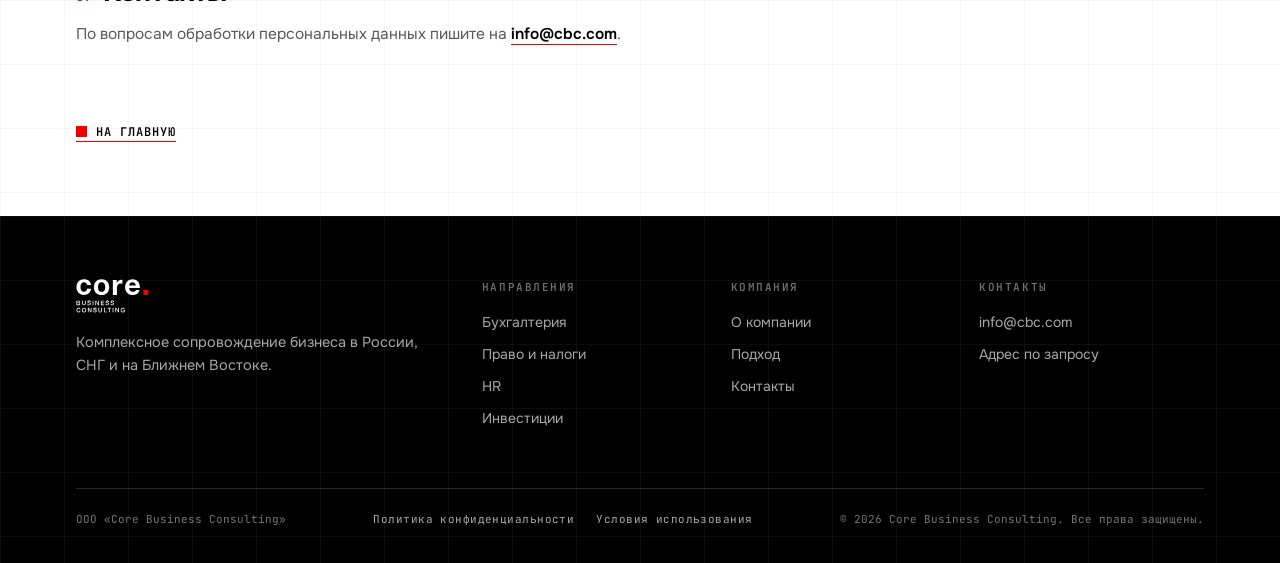
<file: core_design_v2/privacy.html>
<!DOCTYPE html>
<html lang="ru">
<head>
<meta charset="utf-8">
<meta name="viewport" content="width=device-width, initial-scale=1">
<title>Политика конфиденциальности / Core Business Consulting</title>
<meta name="description" content="Политика конфиденциальности Core Business Consulting: какие данные мы собираем, как используем и как защищаем.">
<link rel="preconnect" href="https://fonts.googleapis.com">
<link rel="preconnect" href="https://fonts.gstatic.com" crossorigin>
<link href="https://fonts.googleapis.com/css2?family=Onest:wght@300;400;500;600;700;800&family=JetBrains+Mono:wght@400;500&display=swap" rel="stylesheet">
<link rel="stylesheet" href="css/tokens.css?v=10">
<link rel="stylesheet" href="css/base.css?v=10">
<link rel="stylesheet" href="css/components.css?v=10">
<link rel="stylesheet" href="css/legal.css?v=10">
<link rel="stylesheet" href="css/responsive.css?v=10">
</head>
<body class="legal">

<header id="header">
  <div class="wrap bar">
    <a href="index.html" aria-label="Core Business Consulting"><img src="assets/logo-dark.svg" alt="Core Business Consulting" style="height:28px;width:auto"></a>
    <nav>
      <a href="index.html#services" data-i18n="navServices">Направления</a>
      <a href="index.html#approach" data-i18n="navApproach">Подход</a>
      <a href="index.html#about" data-i18n="navAbout">О компании</a>
      <a href="index.html#contact" data-i18n="navContact">Контакты</a>
    </nav>
    <div class="actions">
      <div class="lang" role="group" aria-label="Language">
        <button data-lang="ru" aria-pressed="true">RU</button>
        <button data-lang="en" aria-pressed="false">EN</button>
      </div>
      <a href="index.html#contact" class="btn btn-primary" data-i18n="ctaPrimary">Обсудить задачу</a>
    </div>
  </div>
</header>

<main class="legal-main">
  <div class="legal-head">
    <h1 data-i18n="pp_title">Политика конфиденциальности</h1>
    <div class="legal-meta"><span class="box-mark"></span><span data-i18n="pp_meta">Последнее обновление: 20 июня 2026</span></div>
    <p class="legal-note" data-i18n="pp_note">Это типовой шаблон. Перед публикацией его необходимо проверить с юристом и привести в соответствие с применимым законодательством юрисдикций (ОАЭ, Россия, Казахстан).</p>
  </div>

  <div class="legal-body">
    <section>
      <p data-i18n="pp_intro">ООО «Core Business Consulting» («мы», «компания») уважает конфиденциальность пользователей сайта и клиентов. Настоящая политика описывает, какие данные мы собираем, как их используем и какие права у вас есть.</p>
    </section>
    <section>
      <h2><span class="n">01</span><span data-i18n="pp_s1h">Какие данные мы собираем</span></h2>
      <p data-i18n="pp_s1p">Мы собираем данные, которые вы предоставляете через форму обратной связи: имя, название компании, адрес электронной почты и текст запроса. Дополнительно автоматически собираются технические данные: IP-адрес, тип браузера и сведения о посещении.</p>
    </section>
    <section>
      <h2><span class="n">02</span><span data-i18n="pp_s2h">Как мы используем данные</span></h2>
      <p data-i18n="pp_s2p">Мы используем данные, чтобы ответить на ваш запрос, подготовить индивидуальное предложение, оказывать услуги и поддерживать связь по проекту. Мы не продаём ваши данные третьим лицам.</p>
    </section>
    <section>
      <h2><span class="n">03</span><span data-i18n="pp_s3h">Правовые основания</span></h2>
      <p data-i18n="pp_s3p">Обработка данных основана на вашем согласии, на необходимости исполнения договора и на наших законных интересах по ведению и защите бизнеса в рамках применимого законодательства.</p>
    </section>
    <section>
      <h2><span class="n">04</span><span data-i18n="pp_s4h">Передача и хранение</span></h2>
      <p data-i18n="pp_s4p">Данные хранятся в течение срока, необходимого для целей обработки, и защищаются организационными и техническими мерами. Доступ предоставляется только уполномоченным сотрудникам и подрядчикам, связанным обязательством о конфиденциальности.</p>
    </section>
    <section>
      <h2><span class="n">05</span><span data-i18n="pp_s5h">Файлы cookie</span></h2>
      <p data-i18n="pp_s5p">Сайт может использовать файлы cookie для корректной работы и аналитики. Вы можете отключить cookie в настройках браузера; часть функций при этом может работать иначе.</p>
    </section>
    <section>
      <h2><span class="n">06</span><span data-i18n="pp_s6h">Ваши права</span></h2>
      <p data-i18n="pp_s6p">Вы вправе запросить доступ к своим данным, их исправление или удаление, а также отозвать согласие на обработку. Для этого напишите нам по адресу, указанному в разделе «Контакты».</p>
    </section>
    <section>
      <h2><span class="n">07</span><span data-i18n="pp_s7h">Контакты</span></h2>
      <p><span data-i18n="pp_s7p">По вопросам обработки персональных данных пишите на</span> <a href="mailto:info@cbc.com">info@cbc.com</a>.</p>
    </section>
    <a href="index.html" class="back-home" data-i18n="backHome">На главную</a>
  </div>
</main>

<footer>
  <div class="wrap">
    <div class="fgrid">
      <div>
        <img src="assets/logo-light.svg" alt="Core Business Consulting" style="height:34px;width:auto">
        <p class="ftag" data-i18n="ftTag">Комплексное сопровождение бизнеса в России, СНГ и на Ближнем Востоке.</p>
      </div>
      <div class="fcol">
        <h4 data-i18n="navServices">Направления</h4>
        <a href="index.html#services" data-i18n="ftS1">Бухгалтерия</a>
        <a href="index.html#services" data-i18n="ftS2">Право и налоги</a>
        <a href="index.html#services" data-i18n="ftS3">HR</a>
        <a href="index.html#services" data-i18n="ftS4">Инвестиции</a>
      </div>
      <div class="fcol">
        <h4 data-i18n="navAbout">Компания</h4>
        <a href="index.html#about" data-i18n="navAbout">О компании</a>
        <a href="index.html#approach" data-i18n="navApproach">Подход</a>
        <a href="index.html#contact" data-i18n="navContact">Контакты</a>
      </div>
      <div class="fcol">
        <h4 data-i18n="navContact">Контакты</h4>
        <a href="mailto:info@cbc.com">info@cbc.com</a>
        <span data-i18n="ftAddr">Адрес по запросу</span>
      </div>
    </div>
    <div class="fbottom">
      <span>ООО «Core Business Consulting»</span>
      <div class="flegal">
        <a href="privacy.html" data-i18n="legalPrivacy">Политика конфиденциальности</a>
        <a href="terms.html" data-i18n="legalTerms">Условия использования</a>
      </div>
      <span data-i18n="ftRights">© 2026 Core Business Consulting. Все права защищены.</span>
    </div>
  </div>
</footer>

<script>
window.PAGE_EN = {
  navServices:"Services", navApproach:"Approach", navAbout:"About", navContact:"Contacts",
  ctaPrimary:"Discuss your task",
  ftTag:"Integrated business support across Russia, the CIS and the Middle East.",
  ftS1:"Accounting", ftS2:"Law & tax", ftS3:"HR", ftS4:"Investment",
  ftAddr:"Address on request", ftRights:"© 2026 Core Business Consulting. All rights reserved.",
  legalPrivacy:"Privacy Policy", legalTerms:"Terms of Use", backHome:"Back to home",
  pp_title:"Privacy Policy",
  pp_meta:"Last updated: 20 June 2026",
  pp_note:"This is a template. Have it reviewed by counsel and aligned with the applicable law of each jurisdiction (UAE, Russia, Kazakhstan) before publishing.",
  pp_intro:"Core Business Consulting LLC (“we”, “the company”) respects the privacy of site visitors and clients. This policy explains what data we collect, how we use it and what rights you have.",
  pp_s1h:"What data we collect",
  pp_s1p:"We collect the data you provide through the contact form: name, company name, email address and your message. We also automatically collect technical data such as IP address, browser type and visit details.",
  pp_s2h:"How we use data",
  pp_s2p:"We use your data to respond to your request, prepare a tailored proposal, deliver services and stay in touch about the project. We do not sell your data to third parties.",
  pp_s3h:"Legal basis",
  pp_s3p:"Processing is based on your consent, on the need to perform a contract, and on our legitimate interests in running and protecting the business within applicable law.",
  pp_s4h:"Sharing and storage",
  pp_s4p:"Data is kept for as long as needed for the processing purposes and is protected by organisational and technical measures. Access is limited to authorised staff and contractors bound by confidentiality.",
  pp_s5h:"Cookies",
  pp_s5p:"The site may use cookies for correct operation and analytics. You can disable cookies in your browser settings; some features may then behave differently.",
  pp_s6h:"Your rights",
  pp_s6p:"You may request access to your data, its correction or deletion, and withdraw your consent to processing. To do so, write to us at the address in the Contact section.",
  pp_s7h:"Contact",
  pp_s7p:"For questions about personal-data processing, email"
};
</script>
<script src="js/legal.js?v=10"></script>
</body>
</html>
</file>
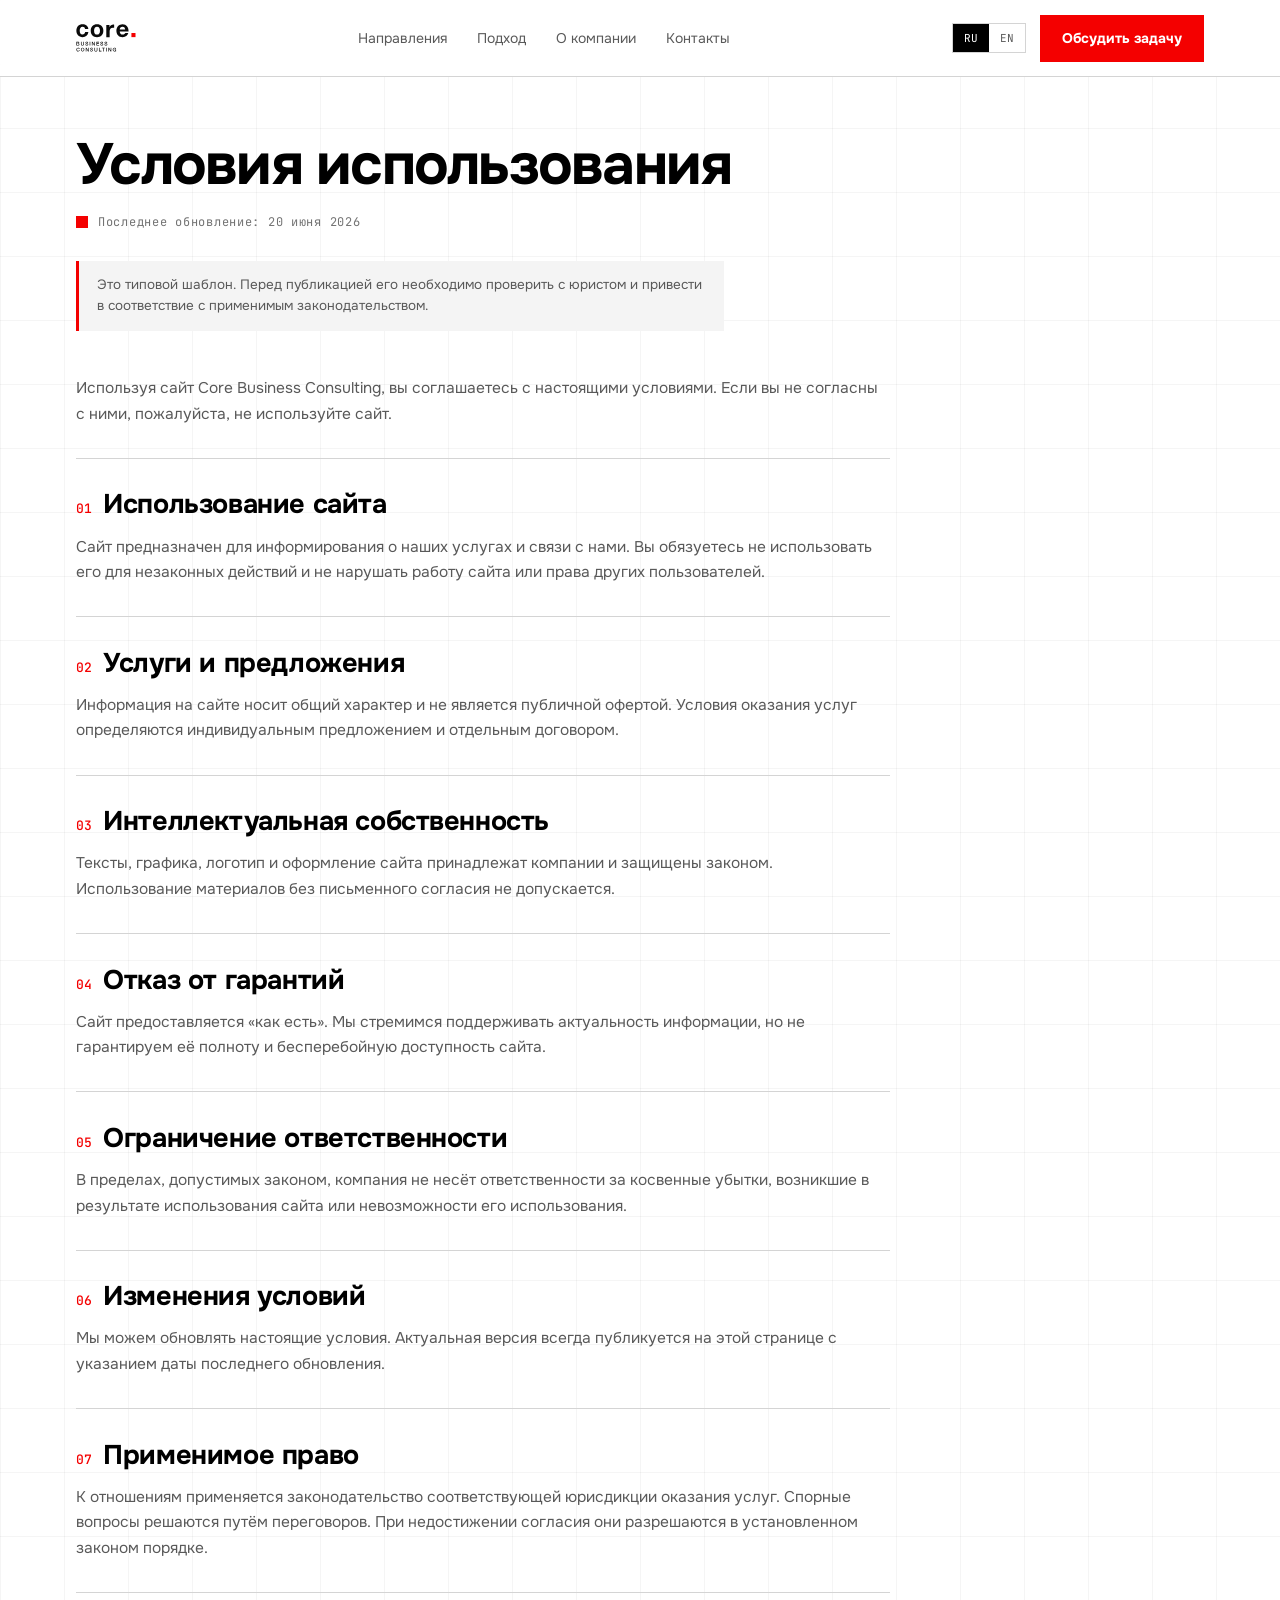
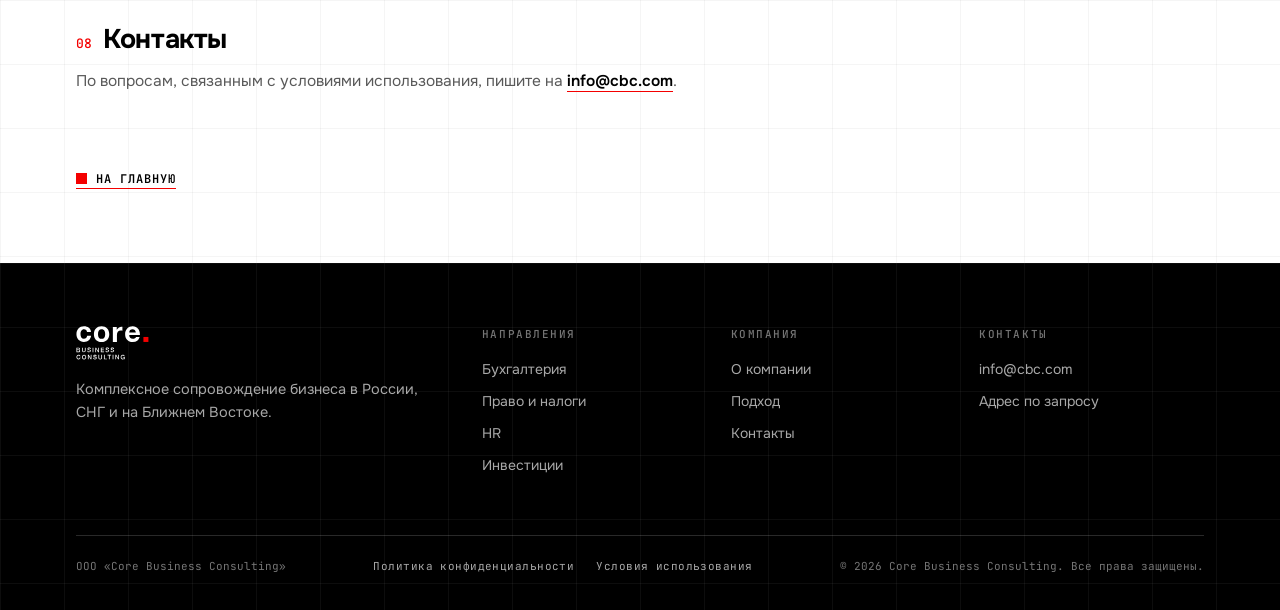
<file: core_design_v2/terms.html>
<!DOCTYPE html>
<html lang="ru">
<head>
<meta charset="utf-8">
<meta name="viewport" content="width=device-width, initial-scale=1">
<title>Условия использования / Core Business Consulting</title>
<meta name="description" content="Условия использования сайта Core Business Consulting.">
<link rel="preconnect" href="https://fonts.googleapis.com">
<link rel="preconnect" href="https://fonts.gstatic.com" crossorigin>
<link href="https://fonts.googleapis.com/css2?family=Onest:wght@300;400;500;600;700;800&family=JetBrains+Mono:wght@400;500&display=swap" rel="stylesheet">
<link rel="stylesheet" href="css/tokens.css?v=10">
<link rel="stylesheet" href="css/base.css?v=10">
<link rel="stylesheet" href="css/components.css?v=10">
<link rel="stylesheet" href="css/legal.css?v=10">
<link rel="stylesheet" href="css/responsive.css?v=10">
</head>
<body class="legal">

<header id="header">
  <div class="wrap bar">
    <a href="index.html" aria-label="Core Business Consulting"><img src="assets/logo-dark.svg" alt="Core Business Consulting" style="height:28px;width:auto"></a>
    <nav>
      <a href="index.html#services" data-i18n="navServices">Направления</a>
      <a href="index.html#approach" data-i18n="navApproach">Подход</a>
      <a href="index.html#about" data-i18n="navAbout">О компании</a>
      <a href="index.html#contact" data-i18n="navContact">Контакты</a>
    </nav>
    <div class="actions">
      <div class="lang" role="group" aria-label="Language">
        <button data-lang="ru" aria-pressed="true">RU</button>
        <button data-lang="en" aria-pressed="false">EN</button>
      </div>
      <a href="index.html#contact" class="btn btn-primary" data-i18n="ctaPrimary">Обсудить задачу</a>
    </div>
  </div>
</header>

<main class="legal-main">
  <div class="legal-head">
    <h1 data-i18n="tc_title">Условия использования</h1>
    <div class="legal-meta"><span class="box-mark"></span><span data-i18n="tc_meta">Последнее обновление: 20 июня 2026</span></div>
    <p class="legal-note" data-i18n="tc_note">Это типовой шаблон. Перед публикацией его необходимо проверить с юристом и привести в соответствие с применимым законодательством.</p>
  </div>

  <div class="legal-body">
    <section>
      <p data-i18n="tc_intro">Используя сайт Core Business Consulting, вы соглашаетесь с настоящими условиями. Если вы не согласны с ними, пожалуйста, не используйте сайт.</p>
    </section>
    <section>
      <h2><span class="n">01</span><span data-i18n="tc_s1h">Использование сайта</span></h2>
      <p data-i18n="tc_s1p">Сайт предназначен для информирования о наших услугах и связи с нами. Вы обязуетесь не использовать его для незаконных действий и не нарушать работу сайта или права других пользователей.</p>
    </section>
    <section>
      <h2><span class="n">02</span><span data-i18n="tc_s2h">Услуги и предложения</span></h2>
      <p data-i18n="tc_s2p">Информация на сайте носит общий характер и не является публичной офертой. Условия оказания услуг определяются индивидуальным предложением и отдельным договором.</p>
    </section>
    <section>
      <h2><span class="n">03</span><span data-i18n="tc_s3h">Интеллектуальная собственность</span></h2>
      <p data-i18n="tc_s3p">Тексты, графика, логотип и оформление сайта принадлежат компании и защищены законом. Использование материалов без письменного согласия не допускается.</p>
    </section>
    <section>
      <h2><span class="n">04</span><span data-i18n="tc_s4h">Отказ от гарантий</span></h2>
      <p data-i18n="tc_s4p">Сайт предоставляется «как есть». Мы стремимся поддерживать актуальность информации, но не гарантируем её полноту и бесперебойную доступность сайта.</p>
    </section>
    <section>
      <h2><span class="n">05</span><span data-i18n="tc_s5h">Ограничение ответственности</span></h2>
      <p data-i18n="tc_s5p">В пределах, допустимых законом, компания не несёт ответственности за косвенные убытки, возникшие в результате использования сайта или невозможности его использования.</p>
    </section>
    <section>
      <h2><span class="n">06</span><span data-i18n="tc_s6h">Изменения условий</span></h2>
      <p data-i18n="tc_s6p">Мы можем обновлять настоящие условия. Актуальная версия всегда публикуется на этой странице с указанием даты последнего обновления.</p>
    </section>
    <section>
      <h2><span class="n">07</span><span data-i18n="tc_s7h">Применимое право</span></h2>
      <p data-i18n="tc_s7p">К отношениям применяется законодательство соответствующей юрисдикции оказания услуг. Спорные вопросы решаются путём переговоров. При недостижении согласия они разрешаются в установленном законом порядке.</p>
    </section>
    <section>
      <h2><span class="n">08</span><span data-i18n="tc_s8h">Контакты</span></h2>
      <p><span data-i18n="tc_s8p">По вопросам, связанным с условиями использования, пишите на</span> <a href="mailto:info@cbc.com">info@cbc.com</a>.</p>
    </section>
    <a href="index.html" class="back-home" data-i18n="backHome">На главную</a>
  </div>
</main>

<footer>
  <div class="wrap">
    <div class="fgrid">
      <div>
        <img src="assets/logo-light.svg" alt="Core Business Consulting" style="height:34px;width:auto">
        <p class="ftag" data-i18n="ftTag">Комплексное сопровождение бизнеса в России, СНГ и на Ближнем Востоке.</p>
      </div>
      <div class="fcol">
        <h4 data-i18n="navServices">Направления</h4>
        <a href="index.html#services" data-i18n="ftS1">Бухгалтерия</a>
        <a href="index.html#services" data-i18n="ftS2">Право и налоги</a>
        <a href="index.html#services" data-i18n="ftS3">HR</a>
        <a href="index.html#services" data-i18n="ftS4">Инвестиции</a>
      </div>
      <div class="fcol">
        <h4 data-i18n="navAbout">Компания</h4>
        <a href="index.html#about" data-i18n="navAbout">О компании</a>
        <a href="index.html#approach" data-i18n="navApproach">Подход</a>
        <a href="index.html#contact" data-i18n="navContact">Контакты</a>
      </div>
      <div class="fcol">
        <h4 data-i18n="navContact">Контакты</h4>
        <a href="mailto:info@cbc.com">info@cbc.com</a>
        <span data-i18n="ftAddr">Адрес по запросу</span>
      </div>
    </div>
    <div class="fbottom">
      <span>ООО «Core Business Consulting»</span>
      <div class="flegal">
        <a href="privacy.html" data-i18n="legalPrivacy">Политика конфиденциальности</a>
        <a href="terms.html" data-i18n="legalTerms">Условия использования</a>
      </div>
      <span data-i18n="ftRights">© 2026 Core Business Consulting. Все права защищены.</span>
    </div>
  </div>
</footer>

<script>
window.PAGE_EN = {
  navServices:"Services", navApproach:"Approach", navAbout:"About", navContact:"Contacts",
  ctaPrimary:"Discuss your task",
  ftTag:"Integrated business support across Russia, the CIS and the Middle East.",
  ftS1:"Accounting", ftS2:"Law & tax", ftS3:"HR", ftS4:"Investment",
  ftAddr:"Address on request", ftRights:"© 2026 Core Business Consulting. All rights reserved.",
  legalPrivacy:"Privacy Policy", legalTerms:"Terms of Use", backHome:"Back to home",
  tc_title:"Terms of Use",
  tc_meta:"Last updated: 20 June 2026",
  tc_note:"This is a template. Have it reviewed by counsel and aligned with applicable law before publishing.",
  tc_intro:"By using the Core Business Consulting website you agree to these terms. If you do not agree with them, please do not use the site.",
  tc_s1h:"Use of the site",
  tc_s1p:"The site exists to inform you about our services and to contact us. You agree not to use it for unlawful purposes and not to disrupt the site or the rights of other users.",
  tc_s2h:"Services and proposals",
  tc_s2p:"Information on the site is general and is not a public offer. The terms of any engagement are set out in an individual proposal and a separate agreement.",
  tc_s3h:"Intellectual property",
  tc_s3p:"The text, graphics, logo and design of the site belong to the company and are protected by law. Use of the materials without written consent is not permitted.",
  tc_s4h:"Disclaimer",
  tc_s4p:"The site is provided “as is”. We aim to keep information current but do not guarantee its completeness or the uninterrupted availability of the site.",
  tc_s5h:"Limitation of liability",
  tc_s5p:"To the extent permitted by law, the company is not liable for indirect damages arising from the use of, or inability to use, the site.",
  tc_s6h:"Changes to the terms",
  tc_s6p:"We may update these terms. The current version is always published on this page with the date of the last update.",
  tc_s7h:"Governing law",
  tc_s7p:"The applicable law is that of the relevant jurisdiction in which services are provided. Disputes are resolved through negotiation and, failing agreement, in the manner prescribed by law.",
  tc_s8h:"Contact",
  tc_s8p:"For questions about these terms of use, email"
};
</script>
<script src="js/legal.js?v=10"></script>
</body>
</html>
</file>
<file: core_design_v2/css/tokens.css>
/* ============================================================
   CORE DESIGN v2 — tokens.css
   Design tokens + box-sizing reset. Loaded first.
   Palette:  Black #000 (dominant), Red #F40000 (accent ~5-8%),
             White #FFF (canvas), Gray #D4D4D4 (hairlines/bands).
   ============================================================ */
*{box-sizing:border-box}
:root{
  --ink:#000000; --canvas:#ffffff; --red:#f40000; --red-2:#cf0000;
  --hair:#d4d4d4; --band:#f4f4f4;
  --muted:#595959; --faint:#737373;
  --on-dark-muted:rgba(255,255,255,.66); --on-dark-faint:rgba(255,255,255,.46); --on-dark-line:rgba(255,255,255,.16);
  --sans:'Onest',ui-sans-serif,system-ui,-apple-system,'Segoe UI',sans-serif;
  --mono:'JetBrains Mono',ui-monospace,SFMono-Regular,Menlo,monospace;
  --wrap:1240px;
}
</file>
<file: core_design_v2/css/base.css>
/* ============================================================
   CORE DESIGN v2 — base.css
   Element defaults, layout utilities, reveal base, reduced motion.
   ============================================================ */
/* NOTE: CSS scroll-behavior:smooth is intentionally NOT used. It makes ScrollTrigger.refresh()
   measure mid-animation on a scrolled page, skewing every trigger start by the current scroll
   offset (the services pin then fires over the principles). Smooth anchor scrolling lives in main.js. */
section[id]{scroll-margin-top:76px} /* anchor targets land below the fixed header */
body{margin:0;background-color:var(--canvas);color:var(--ink);font-family:var(--sans);line-height:1.5;
  -webkit-font-smoothing:antialiased;text-rendering:optimizeLegibility;overflow-x:clip;
  /* site-wide ledger grid (the hero motif, carried everywhere) */
  background-image:linear-gradient(rgba(0,0,0,.04) 1px,transparent 1px),linear-gradient(90deg,rgba(0,0,0,.04) 1px,transparent 1px);
  background-size:64px 64px;background-position:0 0}
a{color:inherit;text-decoration:none}
img{display:block}
input,textarea,button,select{font-family:inherit}
textarea{resize:vertical}
::selection{background:var(--red);color:#fff}

.wrap{max-width:var(--wrap);margin:0 auto;padding:0 clamp(20px,5vw,56px)}
.accent{color:var(--red)}

/* box-mark: the core red box highlight (replaces thin rules) */
.box-mark{display:inline-block;width:12px;height:12px;background:var(--red);flex:0 0 auto}

/* reveal base (JS adds .in) */
.reveal{opacity:0;transform:translateY(28px)}
.reveal.in{opacity:1;transform:none;transition:opacity .8s cubic-bezier(.16,1,.3,1),transform .8s cubic-bezier(.16,1,.3,1)}
</file>
<file: core_design_v2/css/components.css>
/* ============================================================
   CORE DESIGN v2 — components.css
   Reusable chrome: progress meter, header/nav/lang, buttons,
   form controls, footer.
   ============================================================ */

/* progress (a meter, not a decorative highlight) */
#progress{position:fixed;top:0;left:0;height:3px;width:100%;transform:scaleX(0);transform-origin:0 50%;
  background:var(--red);z-index:120;will-change:transform}

/* header */
header{position:fixed;top:0;left:0;right:0;z-index:100;transition:background .4s ease,backdrop-filter .4s ease,border-color .4s ease;
  border-bottom:1px solid transparent}
header.scrolled{background:rgba(255,255,255,.82);backdrop-filter:saturate(140%) blur(16px);
  -webkit-backdrop-filter:saturate(140%) blur(16px);border-bottom-color:var(--hair)}
.bar{display:flex;align-items:center;justify-content:space-between;gap:24px;height:76px}
header.scrolled .bar{height:64px}
.bar nav{display:flex;gap:30px}
.bar nav a{font-size:14px;color:var(--muted);transition:color .25s;cursor:pointer;position:relative}
.bar nav a::after{content:"";position:absolute;left:0;bottom:-7px;width:7px;height:7px;background:var(--red);
  opacity:0;transform:scale(.4);transition:opacity .25s,transform .25s}
.bar nav a:hover{color:var(--ink)}
.bar nav a:hover::after{opacity:1;transform:scale(1)}
.actions{display:flex;align-items:center;gap:14px}
.lang{display:flex;border:1px solid var(--hair);overflow:hidden}
.lang button{font-family:var(--mono);font-size:11px;padding:7px 11px;background:transparent;color:var(--muted);border:0;cursor:pointer;transition:.25s}
.lang button[aria-pressed="true"]{background:var(--ink);color:#fff}

/* buttons */
.btn{display:inline-flex;align-items:center;gap:9px;font-size:14px;font-weight:600;cursor:pointer;border:0;
  transition:transform .12s ease,box-shadow .3s ease,background .25s,color .25s,border-color .25s}
.btn:active{transform:translateY(1px)}
.btn-primary{background:var(--red);color:#fff;padding:13px 22px;font-weight:700}
.btn-primary:hover{background:var(--red-2);box-shadow:0 10px 26px -10px rgba(244,0,0,.55)}
.btn-ghost{background:transparent;color:var(--ink);border:1px solid var(--hair);padding:13px 21px}
.btn-ghost:hover{border-color:var(--red);color:var(--red)}
.btn-lg{padding:16px 30px;font-size:15px}

/* form controls */
.fld{margin-bottom:18px}
label{display:block;font-size:13px;font-weight:600;margin-bottom:8px}
.hint{font-size:12.5px;color:var(--faint);margin:8px 0 0}
.err{font-size:12.5px;color:var(--red);font-weight:600;margin:7px 0 0;display:none}
.err.show{display:block}
input,textarea{width:100%;padding:13px 15px;font-size:15px;color:var(--ink);background:var(--canvas);
  border:1px solid var(--hair);border-radius:0;outline:none;transition:border-color .2s,box-shadow .2s}
input::placeholder,textarea::placeholder{color:var(--faint)}
input:focus,textarea:focus{border-color:var(--red);box-shadow:0 0 0 3px rgba(244,0,0,.14)}
textarea{min-height:120px}
.sent{display:none;margin-bottom:16px;padding:14px 16px;background:var(--ink);color:#fff;font-weight:600;font-size:14px}
.sent.show{display:block}
.form-err{display:none;margin-bottom:16px;padding:14px 16px;background:var(--canvas);border:1px solid var(--red);color:var(--red);font-weight:600;font-size:14px}
.form-err.show{display:block}
.btn[disabled]{opacity:.6;cursor:progress}

/* footer (black structural anchor, faint grid for cohesion) */
footer{padding:clamp(52px,7vh,84px) 0 36px;background-color:var(--ink);color:#fff;
  background-image:linear-gradient(rgba(255,255,255,.05) 1px,transparent 1px),linear-gradient(90deg,rgba(255,255,255,.05) 1px,transparent 1px);
  background-size:64px 64px}
.fgrid{display:grid;grid-template-columns:1.7fr 1fr 1fr 1fr;gap:40px 24px;padding-bottom:48px;border-bottom:1px solid var(--on-dark-line)}
.fgrid h4{font-family:var(--mono);font-size:11px;letter-spacing:.14em;text-transform:uppercase;color:var(--on-dark-faint);margin:0 0 16px;font-weight:500}
.fcol a,.fcol span{display:block;font-size:14px;color:var(--on-dark-muted);margin-bottom:11px;transition:color .2s}
.fcol a:hover{color:var(--red)}
.ftag{font-size:14.5px;color:var(--on-dark-muted);line-height:1.55;max-width:36ch;margin:18px 0 0}
.fbottom{display:flex;align-items:center;justify-content:space-between;gap:16px 28px;flex-wrap:wrap;padding-top:22px}
.fbottom span{font-family:var(--mono);font-size:11px;color:var(--on-dark-faint)}
.flegal{display:flex;gap:22px;flex-wrap:wrap}
.flegal a{font-family:var(--mono);font-size:11px;letter-spacing:.04em;color:var(--on-dark-muted);transition:color .2s}
.flegal a:hover{color:var(--red)}
</file>
<file: core_design_v2/css/legal.css>
/* ============================================================
   CORE DESIGN v2 — legal.css
   Single-column content pages (Privacy, Terms). Inherits tokens/base/components.
   Pattern: Minimal Single Column / Trust & Authority, in the corporate B/W/R system.
   ============================================================ */
body.legal header{background:rgba(255,255,255,.92);backdrop-filter:saturate(140%) blur(16px);
  -webkit-backdrop-filter:saturate(140%) blur(16px);border-bottom-color:var(--hair)}

.legal-main{max-width:var(--wrap);margin:0 auto;padding:clamp(108px,15vh,156px) clamp(20px,5vw,56px) clamp(56px,8vh,96px)}
.legal-head{max-width:780px}
.legal-head h1{font-size:clamp(34px,5vw,58px);font-weight:700;letter-spacing:-.03em;line-height:1.04;margin:0;color:var(--ink)}
.legal-meta{font-family:var(--mono);font-size:12px;letter-spacing:.06em;color:var(--faint);margin-top:18px;display:inline-flex;align-items:center;gap:10px}
.legal-note{margin-top:26px;border-left:3px solid var(--red);background:var(--band);padding:14px 18px;font-size:13.5px;line-height:1.55;color:var(--muted);max-width:72ch}

.legal-body{max-width:74ch;margin-top:clamp(32px,5vh,52px)}
.legal-body section{padding:clamp(22px,3.4vh,34px) 0;border-top:1px solid var(--hair)}
.legal-body section:first-child{border-top:0;padding-top:0}
.legal-body h2{font-size:clamp(20px,2.4vw,27px);font-weight:700;letter-spacing:-.015em;line-height:1.15;margin:0 0 14px;display:flex;gap:12px;align-items:baseline}
.legal-body h2 .n{font-family:var(--mono);font-size:13px;color:var(--red);font-weight:500;flex:0 0 auto}
.legal-body p{margin:0 0 12px;font-size:15.5px;line-height:1.65;color:var(--muted)}
.legal-body p:last-child{margin-bottom:0}
.legal-body ul{margin:6px 0 12px;padding-left:20px}
.legal-body li{font-size:15.5px;line-height:1.6;color:var(--muted);margin-bottom:7px}
.legal-body a{color:var(--ink);font-weight:600;border-bottom:1px solid var(--red);transition:color .2s}
.legal-body a:hover{color:var(--red)}

.back-home{display:inline-flex;align-items:center;gap:9px;margin-top:clamp(32px,5vh,48px);font-family:var(--mono);
  font-size:12px;text-transform:uppercase;letter-spacing:.08em;color:var(--ink);transition:color .2s}
.back-home::before{content:"";width:11px;height:11px;background:var(--red);flex:0 0 auto}
.back-home:hover{color:var(--red)}

@media(max-width:600px){
  .legal-main{padding-top:96px}
}
</file>
<file: core_design_v2/css/responsive.css>
/* ============================================================
   CORE DESIGN v2 — responsive.css
   Breakpoint overrides, loaded last so it wins the cascade.
   Scale: full layout > 900 (desktop incl. horizontal services pin),
          stacked 768-900 (tablet), phone <= 600, small phone <= 480.
   ============================================================ */

/* tablet + below: stack 2-col layouts, hide the 3D hero canvas */
/* principle cubes: 4 across on desktop -> 2 across below 1024 -> 1 column on phones */
@media(max-width:1024px){
  .principles{grid-template-columns:1fr 1fr}
}

@media(max-width:900px){
  .hero-grid,.appr,.contact{grid-template-columns:1fr}
  .hero-visual{display:none}
  .stats{grid-template-columns:1fr 1fr}
  .quotes{grid-template-columns:1fr}
  .fgrid{grid-template-columns:1fr 1fr}
  .htrack{flex-direction:column;padding:40px clamp(20px,5vw,56px) 56px}
  .panel{flex:0 0 auto;min-height:0}
  .htrack .end{flex:0 0 auto}
  .hero-inner{padding-top:112px}
  .appr{gap:clamp(28px,5vw,48px)}
}

/* large phone */
@media(max-width:600px){
  .bar nav{display:none}
  .principles{grid-template-columns:1fr}
  .principles .principle{aspect-ratio:auto;min-height:190px}
  .hero-inner{padding-top:104px}
  .timeline{padding-left:56px}
  .tdot{left:-56px;width:42px;height:42px}
}

/* small phone */
@media(max-width:480px){
  .stats{grid-template-columns:1fr}
  .fgrid{grid-template-columns:1fr;gap:30px}
  .fbottom{justify-content:flex-start}
  .bar{gap:10px}
  header .actions{gap:9px}
  .btn-primary{padding:10px 14px;font-size:12.5px}
  h1{font-size:clamp(30px,8.5vw,40px)}
  .hero-sub{font-size:16px}
  .panel{padding:24px}
}

/* very small */
@media(max-width:360px){
  .btn-primary{padding:9px 12px;font-size:12px}
  .bar{gap:8px}
}
</file>
